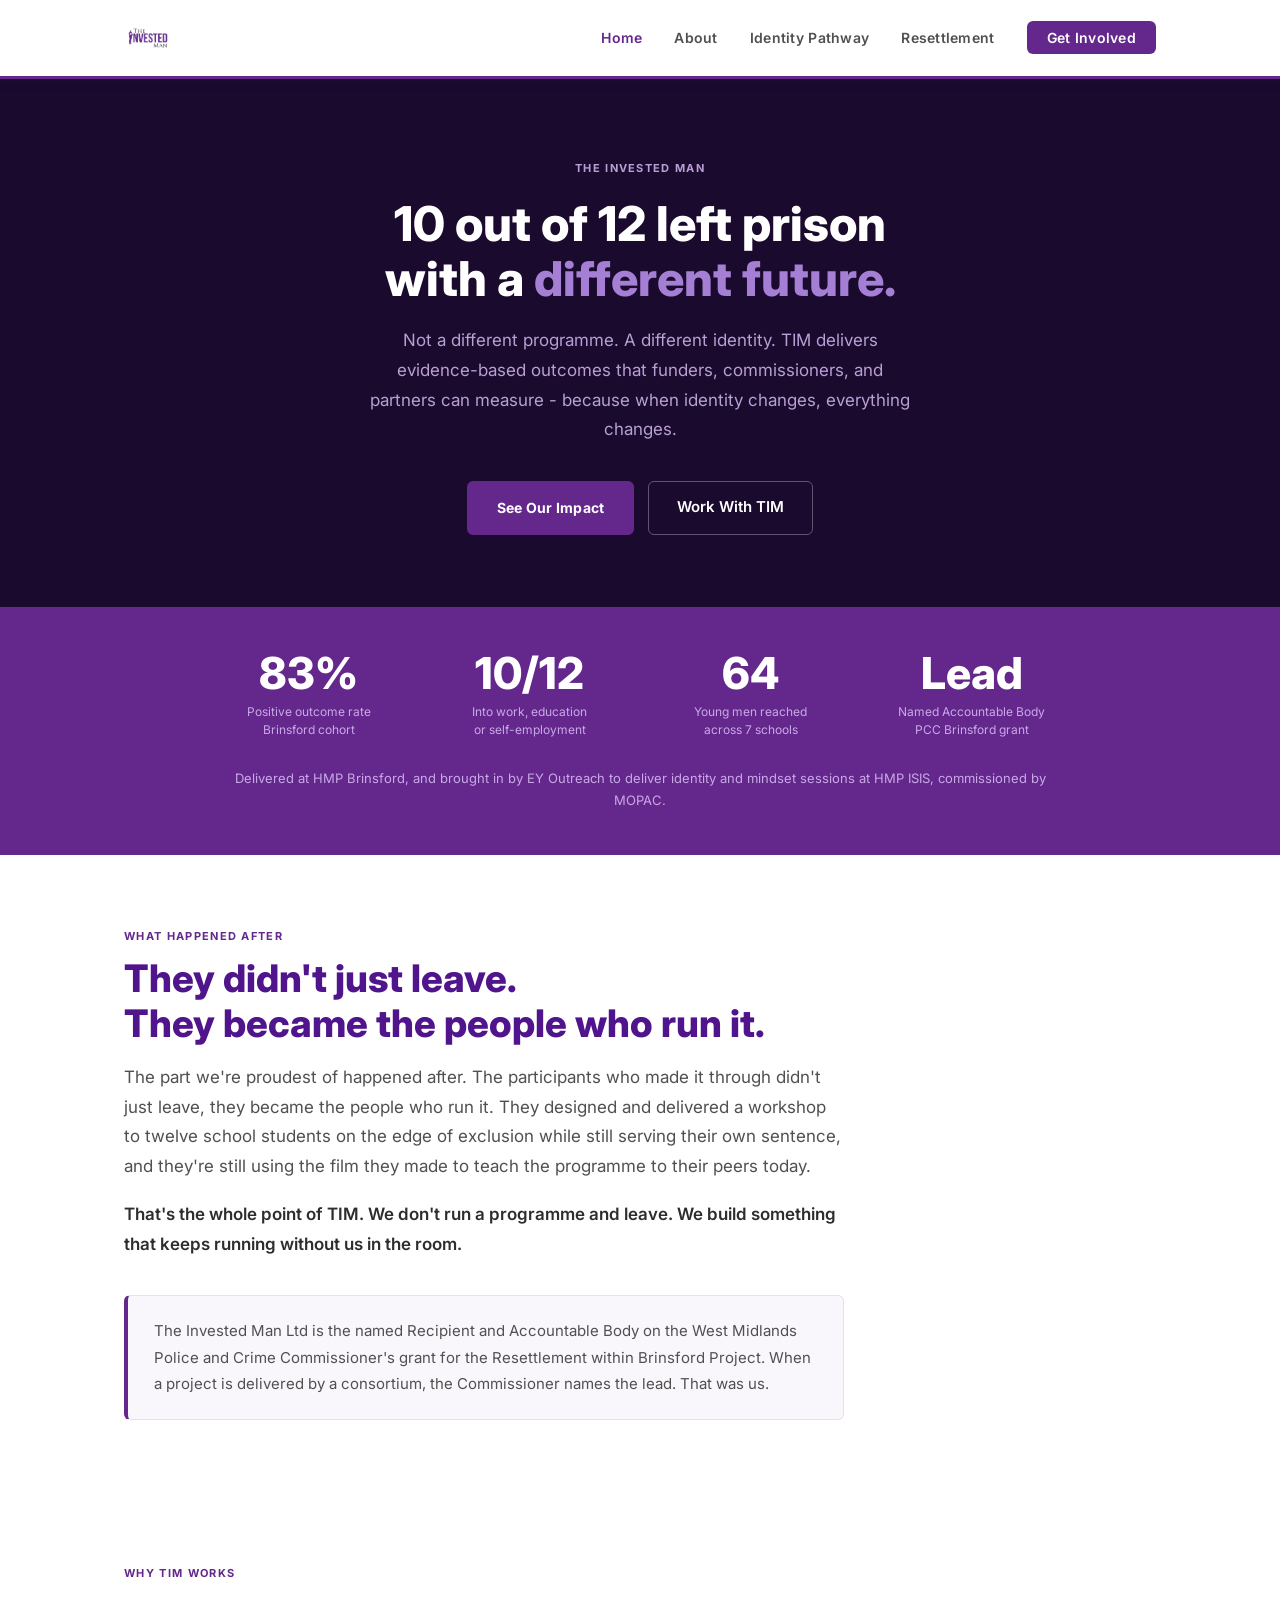
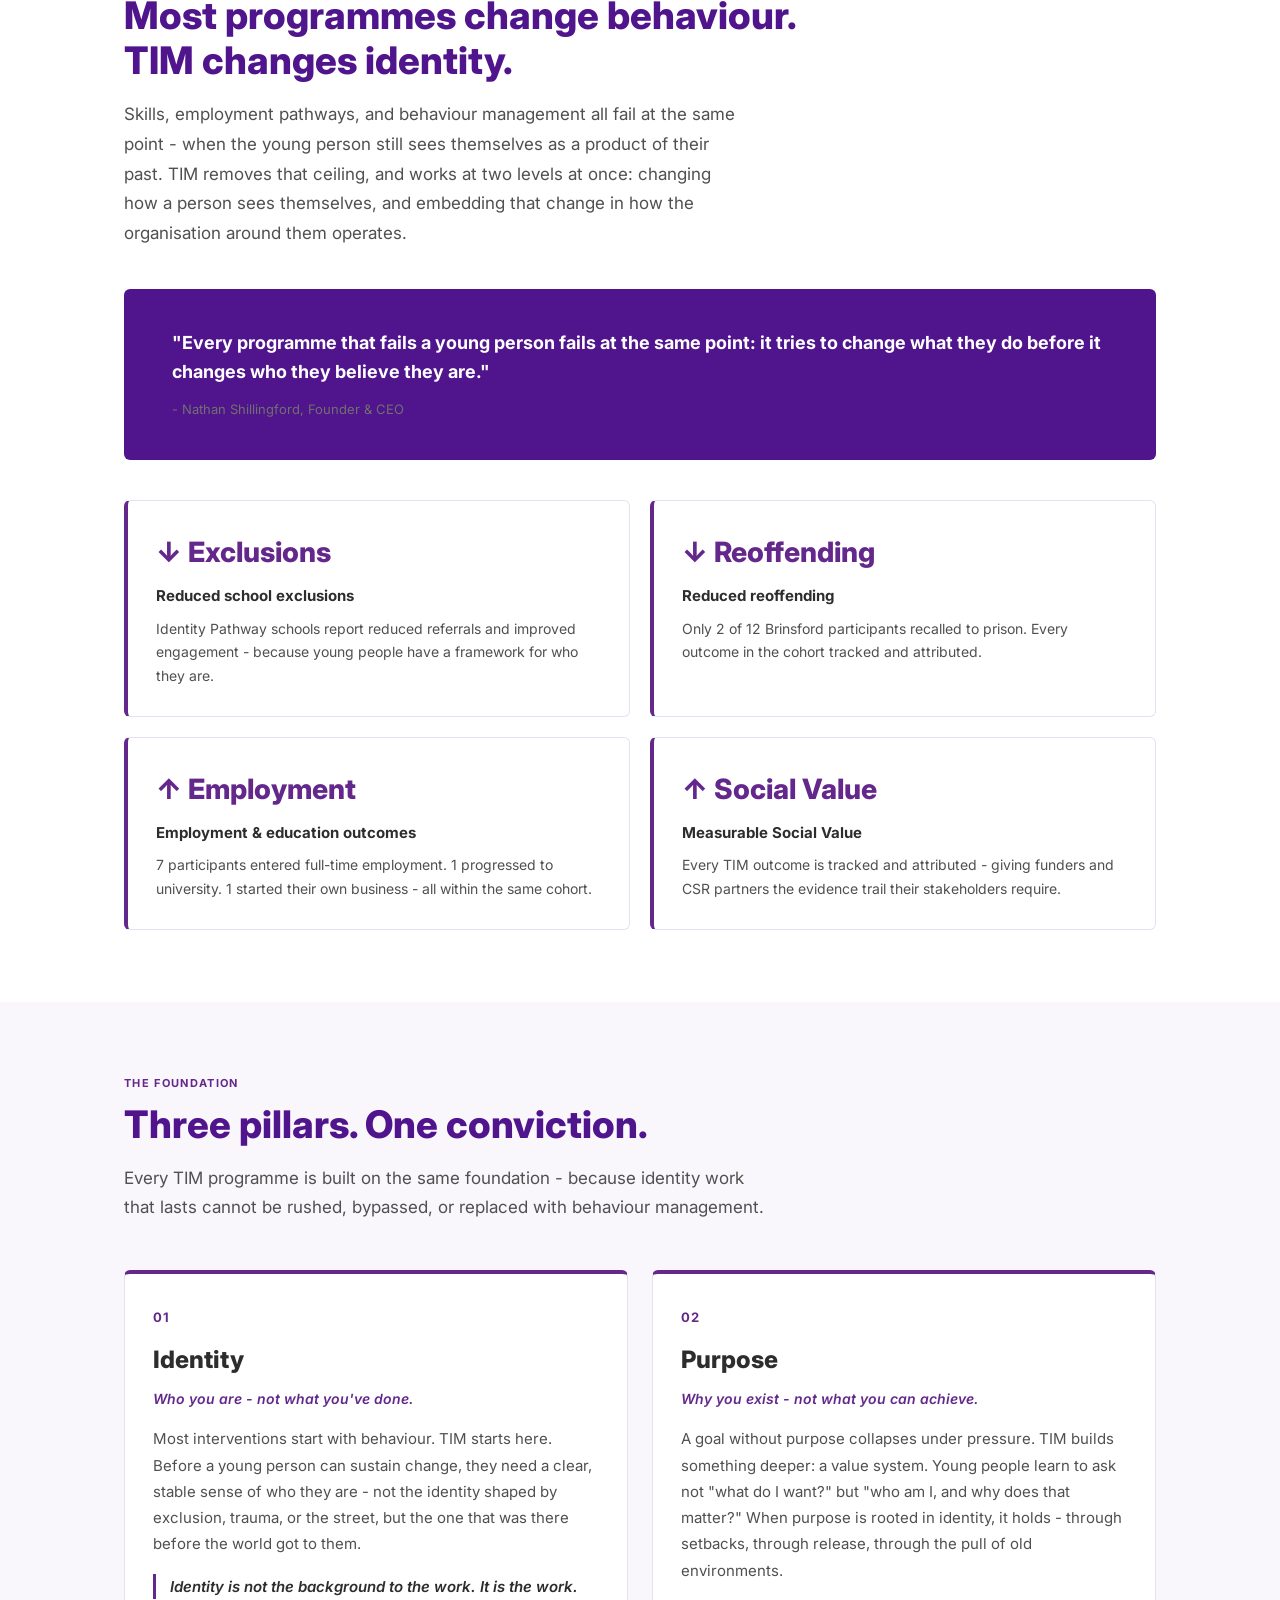
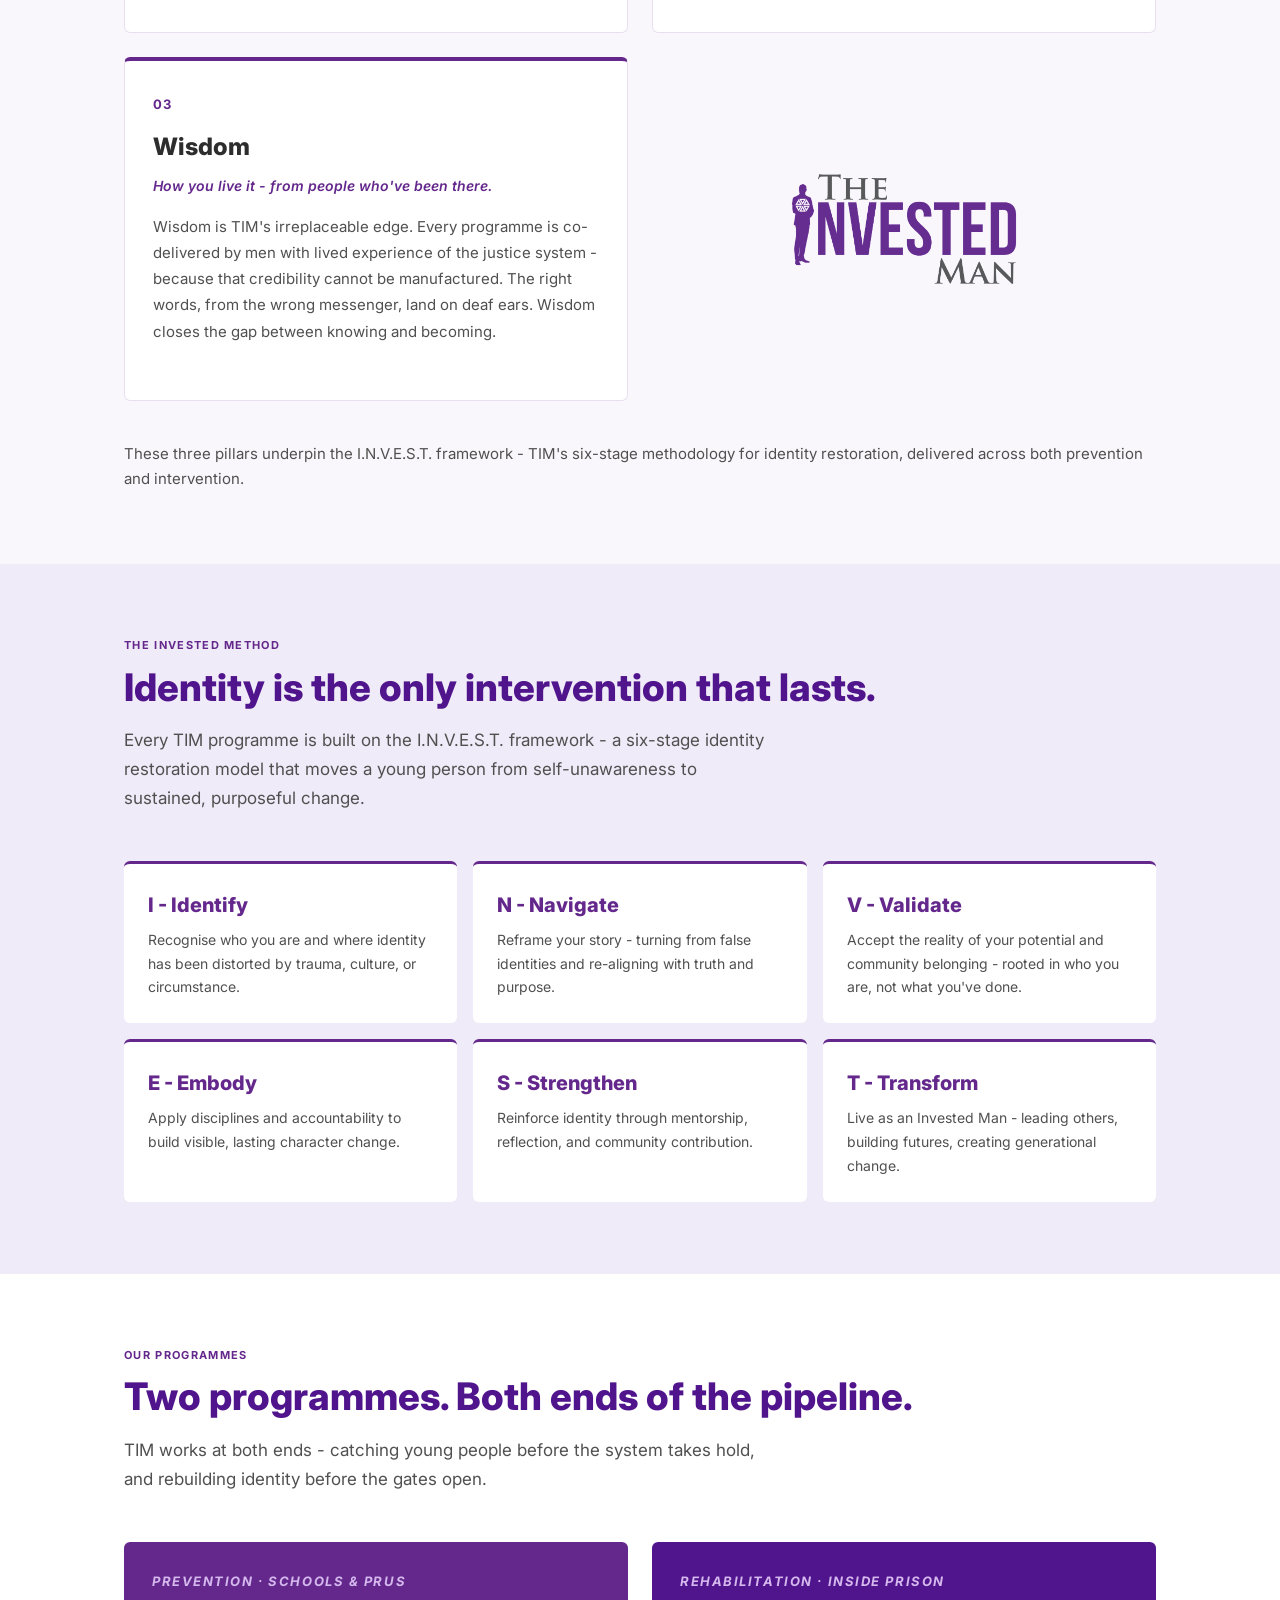
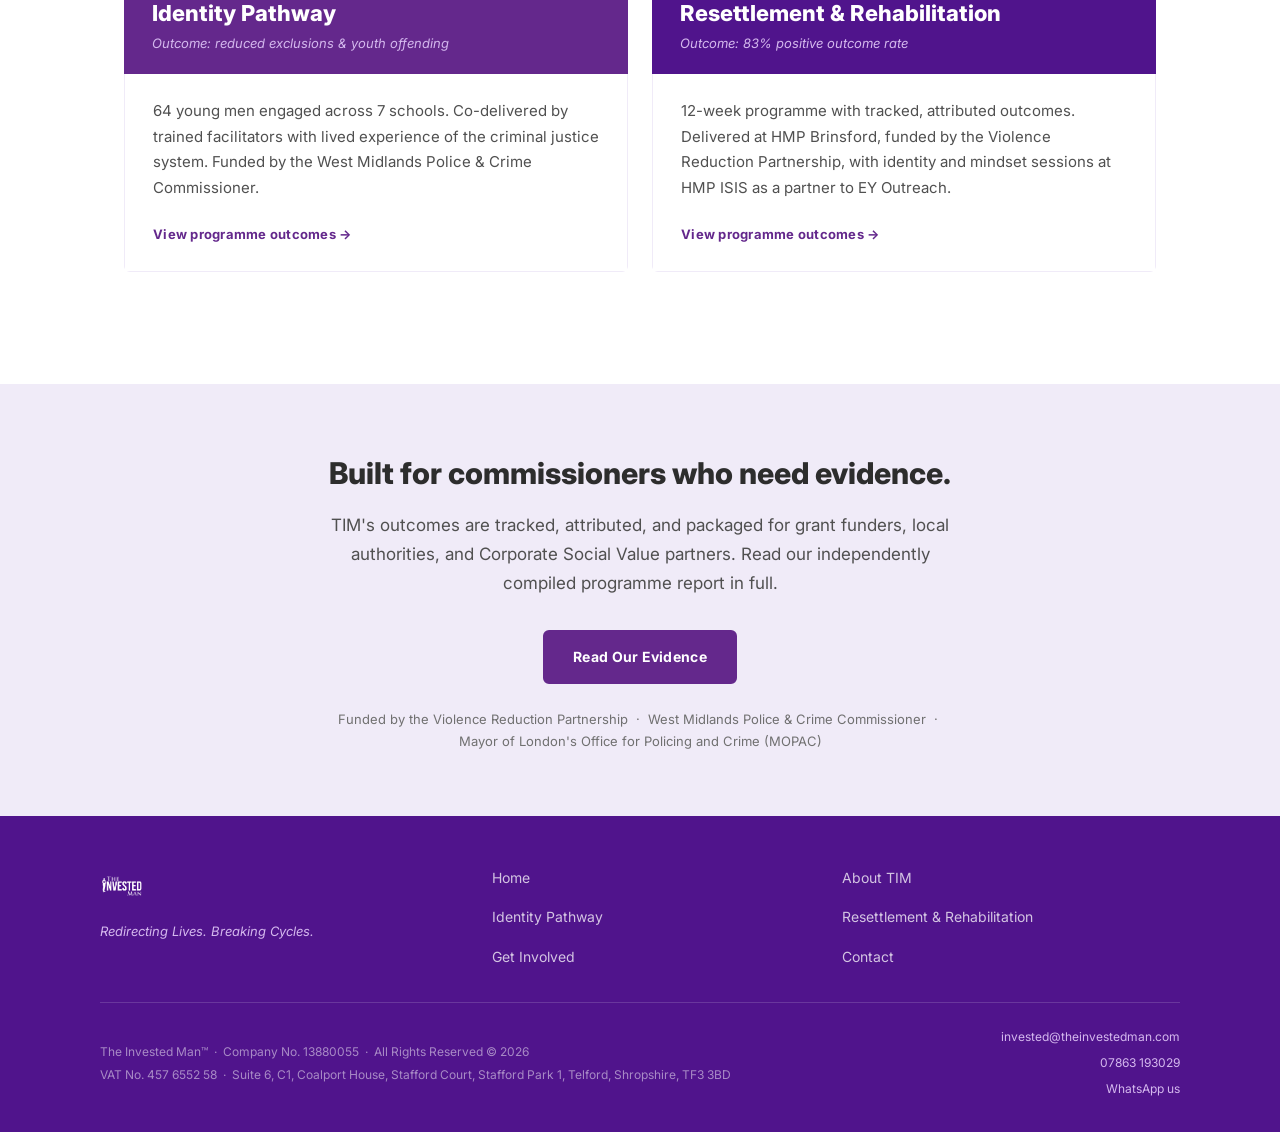
<file: index.html>
<!DOCTYPE html>
<html lang="en">
<head>
  <meta charset="UTF-8">
  <meta name="viewport" content="width=device-width, initial-scale=1.0">
  <title>The Invested Man - Redirecting Lives. Breaking Cycles.</title>
  <meta name="description" content="The Invested Man delivers identity-based programmes inside schools and prisons, disrupting the school-to-prison pipeline and supporting reintegration.">
  <link rel="preconnect" href="https://fonts.googleapis.com">
  <link href="https://fonts.googleapis.com/css2?family=Inter:wght@400;500;600;700;800&display=swap" rel="stylesheet">
  <link rel="stylesheet" href="css/style.css">
</head>
<body>

<nav class="nav">
  <div class="nav-inner">
    <a class="nav-logo" href="index.html"><img src="assets/images/tim-logo.png" alt="The Invested Man"></a>
    <button class="nav-toggle" aria-label="Open menu">
      <span></span><span></span><span></span>
    </button>
    <ul class="nav-links">
      <li><a href="index.html">Home</a></li>
      <li><a href="about.html">About</a></li>
      <li><a href="identity-pathway.html">Identity Pathway</a></li>
      <li><a href="resettlement.html">Resettlement</a></li>
      <li><a href="get-involved.html" class="nav-cta">Get Involved</a></li>
    </ul>
  </div>
</nav>

<!-- HERO -->
<section style="background:#1a0a2e; padding:80px 24px 72px; text-align:center;">
  <div style="max-width:720px; margin:0 auto;">
    <span style="font-size:11px; font-weight:700; letter-spacing:0.12em; color:#b89fd4; text-transform:uppercase; display:block; margin-bottom:18px;">The Invested Man</span>
    <h1 style="font-size:48px; font-weight:800; color:#fff; line-height:1.15; margin-bottom:20px;">10 out of 12 left prison<br>with a <span style="color:#a47fd4;">different future.</span></h1>
    <p style="font-size:17px; color:#b89fd4; max-width:540px; margin:0 auto 36px; line-height:1.75;">Not a different programme. A different identity. TIM delivers evidence-based outcomes that funders, commissioners, and partners can measure - because when identity changes, everything changes.</p>
    <div style="display:flex; gap:14px; justify-content:center; flex-wrap:wrap;">
      <a href="resettlement.html" class="btn btn-primary">See Our Impact</a>
      <a href="get-involved.html" style="border:1.5px solid rgba(255,255,255,0.3); color:#fff; padding:12px 28px; border-radius:var(--radius); font-size:15px; font-weight:600; text-decoration:none;">Work With TIM</a>
    </div>
  </div>
</section>

<!-- IMPACT BAR -->
<section style="background:var(--purple); padding:44px 24px;">
  <div style="max-width:860px; margin:0 auto; display:grid; grid-template-columns:repeat(4,1fr); gap:24px; text-align:center;">
    <div>
      <div style="font-size:44px; font-weight:800; color:#fff; line-height:1;">83%</div>
      <div style="font-size:12px; color:#c9a8e8; margin-top:8px; line-height:1.5;">Positive outcome rate<br>Brinsford cohort</div>
    </div>
    <div>
      <div style="font-size:44px; font-weight:800; color:#fff; line-height:1;">10/12</div>
      <div style="font-size:12px; color:#c9a8e8; margin-top:8px; line-height:1.5;">Into work, education<br>or self-employment</div>
    </div>
    <div>
      <div style="font-size:44px; font-weight:800; color:#fff; line-height:1;">64</div>
      <div style="font-size:12px; color:#c9a8e8; margin-top:8px; line-height:1.5;">Young men reached<br>across 7 schools</div>
    </div>
    <div>
      <div style="font-size:44px; font-weight:800; color:#fff; line-height:1;">Lead</div>
      <div style="font-size:12px; color:#c9a8e8; margin-top:8px; line-height:1.5;">Named Accountable Body<br>PCC Brinsford grant</div>
    </div>
  </div>
  <p style="max-width:860px; margin:28px auto 0; font-size:13px; color:#c9a8e8; line-height:1.7; text-align:center;">Delivered at HMP Brinsford, and brought in by EY Outreach to deliver identity and mindset sessions at HMP ISIS, commissioned by MOPAC.</p>
</section>

<!-- WHAT HAPPENED AFTER -->
<section class="section">
  <div class="container">
    <p class="section-label">What Happened After</p>
    <h2 class="section-title">They didn't just leave.<br>They became the people who run it.</h2>
    <div style="max-width:720px;">
      <p style="font-size:17px; color:var(--grey); line-height:1.75; margin-bottom:18px;">
        The part we're proudest of happened after. The participants who made it through didn't just leave, they became the people who run it. They designed and delivered a workshop to twelve school students on the edge of exclusion while still serving their own sentence, and they're still using the film they made to teach the programme to their peers today.
      </p>
      <p style="font-size:17px; color:var(--dark); line-height:1.75; font-weight:600;">
        That's the whole point of TIM. We don't run a programme and leave. We build something that keeps running without us in the room.
      </p>
    </div>
    <div style="margin-top:36px; border:1px solid #E8E0F0; border-left:4px solid var(--purple); border-radius:var(--radius); background:var(--pale-bg); padding:22px 26px; max-width:720px;">
      <p style="font-size:15px; color:var(--grey); line-height:1.75;">
        The Invested Man Ltd is the named Recipient and Accountable Body on the West Midlands Police and Crime Commissioner's grant for the Resettlement within Brinsford Project. When a project is delivered by a consortium, the Commissioner names the lead. That was us.
      </p>
    </div>
  </div>
</section>

<!-- WHY TIM WORKS -->
<section class="section">
  <div class="container">
    <p class="section-label">Why TIM Works</p>
    <h2 class="section-title">Most programmes change behaviour.<br>TIM changes identity.</h2>
    <p style="font-size:17px; color:var(--grey); max-width:620px; line-height:1.75; margin-bottom:24px;">Skills, employment pathways, and behaviour management all fail at the same point - when the young person still sees themselves as a product of their past. TIM removes that ceiling, and works at two levels at once: changing how a person sees themselves, and embedding that change in how the organisation around them operates.</p>
    <div class="conviction" style="margin-bottom:40px;">
      <p>"Every programme that fails a young person fails at the same point: it tries to change what they do before it changes who they believe they are."</p>
      <p style="font-size:13px; color:var(--mid-grey); margin-top:10px; font-style:normal;">- Nathan Shillingford, Founder &amp; CEO</p>
    </div>
    <div style="display:grid; grid-template-columns:1fr 1fr; gap:20px;">
      <div style="border:1px solid #E8E0F0; border-left:4px solid var(--purple); border-radius:var(--radius); padding:28px;">
        <div style="font-size:28px; font-weight:800; color:var(--purple); margin-bottom:6px;">↓ Exclusions</div>
        <div style="font-size:15px; font-weight:700; color:var(--dark); margin-bottom:8px;">Reduced school exclusions</div>
        <p style="font-size:14px; color:var(--grey); line-height:1.7;">Identity Pathway schools report reduced referrals and improved engagement - because young people have a framework for who they are.</p>
      </div>
      <div style="border:1px solid #E8E0F0; border-left:4px solid var(--purple); border-radius:var(--radius); padding:28px;">
        <div style="font-size:28px; font-weight:800; color:var(--purple); margin-bottom:6px;">↓ Reoffending</div>
        <div style="font-size:15px; font-weight:700; color:var(--dark); margin-bottom:8px;">Reduced reoffending</div>
        <p style="font-size:14px; color:var(--grey); line-height:1.7;">Only 2 of 12 Brinsford participants recalled to prison. Every outcome in the cohort tracked and attributed.</p>
      </div>
      <div style="border:1px solid #E8E0F0; border-left:4px solid var(--purple); border-radius:var(--radius); padding:28px;">
        <div style="font-size:28px; font-weight:800; color:var(--purple); margin-bottom:6px;">↑ Employment</div>
        <div style="font-size:15px; font-weight:700; color:var(--dark); margin-bottom:8px;">Employment &amp; education outcomes</div>
        <p style="font-size:14px; color:var(--grey); line-height:1.7;">7 participants entered full-time employment. 1 progressed to university. 1 started their own business - all within the same cohort.</p>
      </div>
      <div style="border:1px solid #E8E0F0; border-left:4px solid var(--purple); border-radius:var(--radius); padding:28px;">
        <div style="font-size:28px; font-weight:800; color:var(--purple); margin-bottom:6px;">↑ Social Value</div>
        <div style="font-size:15px; font-weight:700; color:var(--dark); margin-bottom:8px;">Measurable Social Value</div>
        <p style="font-size:14px; color:var(--grey); line-height:1.7;">Every TIM outcome is tracked and attributed - giving funders and CSR partners the evidence trail their stakeholders require.</p>
      </div>
    </div>
  </div>
</section>

<!-- THREE PILLARS -->
<section class="section section-light">
  <div class="container">
    <p class="section-label">The Foundation</p>
    <h2 class="section-title">Three pillars. One conviction.</h2>
    <p class="section-intro">Every TIM programme is built on the same foundation - because identity work that lasts cannot be rushed, bypassed, or replaced with behaviour management.</p>
    <div class="cards-grid">
      <div class="pillar-card">
        <div class="pillar-num">01</div>
        <h3 class="pillar-title">Identity</h3>
        <p class="pillar-sub">Who you are - not what you've done.</p>
        <p class="pillar-body">Most interventions start with behaviour. TIM starts here. Before a young person can sustain change, they need a clear, stable sense of who they are - not the identity shaped by exclusion, trauma, or the street, but the one that was there before the world got to them.</p>
        <p class="pillar-conviction">Identity is not the background to the work. It is the work.</p>
      </div>
      <div class="pillar-card">
        <div class="pillar-num">02</div>
        <h3 class="pillar-title">Purpose</h3>
        <p class="pillar-sub">Why you exist - not what you can achieve.</p>
        <p class="pillar-body">A goal without purpose collapses under pressure. TIM builds something deeper: a value system. Young people learn to ask not "what do I want?" but "who am I, and why does that matter?" When purpose is rooted in identity, it holds - through setbacks, through release, through the pull of old environments.</p>
      </div>
      <div class="pillar-card">
        <div class="pillar-num">03</div>
        <h3 class="pillar-title">Wisdom</h3>
        <p class="pillar-sub">How you live it - from people who've been there.</p>
        <p class="pillar-body">Wisdom is TIM's irreplaceable edge. Every programme is co-delivered by men with lived experience of the justice system - because that credibility cannot be manufactured. The right words, from the wrong messenger, land on deaf ears. Wisdom closes the gap between knowing and becoming.</p>
      </div>
      <div class="pillar-logo-slot">
        <img src="assets/images/tim-logo.png" alt="The Invested Man">
      </div>
    </div>
    <p style="font-size:15px; color:var(--grey); margin-top:40px; line-height:1.7;">These three pillars underpin the I.N.V.E.S.T. framework - TIM's six-stage methodology for identity restoration, delivered across both prevention and intervention.</p>
  </div>
</section>

<!-- THE MODEL -->
<section class="section section-purple">
  <div class="container">
    <p class="section-label">The Invested Method</p>
    <h2 class="section-title">Identity is the only intervention that lasts.</h2>
    <p class="section-intro">Every TIM programme is built on the I.N.V.E.S.T. framework - a six-stage identity restoration model that moves a young person from self-unawareness to sustained, purposeful change.</p>
    <div style="display:grid; grid-template-columns: repeat(3,1fr); gap:16px;">
      <div style="background:var(--white); padding:24px; border-radius:6px; border-top:3px solid var(--purple);">
        <div style="font-weight:800; font-size:20px; color:var(--purple); margin-bottom:6px;">I - Identify</div>
        <p style="font-size:14px; color:var(--grey);">Recognise who you are and where identity has been distorted by trauma, culture, or circumstance.</p>
      </div>
      <div style="background:var(--white); padding:24px; border-radius:6px; border-top:3px solid var(--purple);">
        <div style="font-weight:800; font-size:20px; color:var(--purple); margin-bottom:6px;">N - Navigate</div>
        <p style="font-size:14px; color:var(--grey);">Reframe your story - turning from false identities and re-aligning with truth and purpose.</p>
      </div>
      <div style="background:var(--white); padding:24px; border-radius:6px; border-top:3px solid var(--purple);">
        <div style="font-weight:800; font-size:20px; color:var(--purple); margin-bottom:6px;">V - Validate</div>
        <p style="font-size:14px; color:var(--grey);">Accept the reality of your potential and community belonging - rooted in who you are, not what you've done.</p>
      </div>
      <div style="background:var(--white); padding:24px; border-radius:6px; border-top:3px solid var(--purple);">
        <div style="font-weight:800; font-size:20px; color:var(--purple); margin-bottom:6px;">E - Embody</div>
        <p style="font-size:14px; color:var(--grey);">Apply disciplines and accountability to build visible, lasting character change.</p>
      </div>
      <div style="background:var(--white); padding:24px; border-radius:6px; border-top:3px solid var(--purple);">
        <div style="font-weight:800; font-size:20px; color:var(--purple); margin-bottom:6px;">S - Strengthen</div>
        <p style="font-size:14px; color:var(--grey);">Reinforce identity through mentorship, reflection, and community contribution.</p>
      </div>
      <div style="background:var(--white); padding:24px; border-radius:6px; border-top:3px solid var(--purple);">
        <div style="font-weight:800; font-size:20px; color:var(--purple); margin-bottom:6px;">T - Transform</div>
        <p style="font-size:14px; color:var(--grey);">Live as an Invested Man - leading others, building futures, creating generational change.</p>
      </div>
    </div>
  </div>
</section>

<!-- TWO PROGRAMMES -->
<section class="section">
  <div class="container">
    <p class="section-label">Our Programmes</p>
    <h2 class="section-title">Two programmes. Both ends of the pipeline.</h2>
    <p class="section-intro">TIM works at both ends - catching young people before the system takes hold, and rebuilding identity before the gates open.</p>
    <div class="cards-grid">
      <div class="card">
        <div class="card-header">
          <p class="card-tag">Prevention · Schools &amp; PRUs</p>
          <h3>Identity Pathway</h3>
          <p>Outcome: reduced exclusions &amp; youth offending</p>
        </div>
        <div class="card-body">
          <p>64 young men engaged across 7 schools. Co-delivered by trained facilitators with lived experience of the criminal justice system. Funded by the West Midlands Police &amp; Crime Commissioner.</p>
          <a class="card-link" href="identity-pathway.html">View programme outcomes →</a>
        </div>
      </div>
      <div class="card">
        <div class="card-header dark">
          <p class="card-tag">Rehabilitation · Inside Prison</p>
          <h3>Resettlement &amp; Rehabilitation</h3>
          <p>Outcome: 83% positive outcome rate</p>
        </div>
        <div class="card-body">
          <p>12-week programme with tracked, attributed outcomes. Delivered at HMP Brinsford, funded by the Violence Reduction Partnership, with identity and mindset sessions at HMP ISIS as a partner to EY Outreach.</p>
          <a class="card-link" href="resettlement.html">View programme outcomes →</a>
        </div>
      </div>
    </div>
  </div>
</section>

<!-- FUNDER CTA -->
<section style="background:var(--light-bg); padding:64px 24px; text-align:center;">
  <div style="max-width:640px; margin:0 auto;">
    <h2 style="font-size:30px; font-weight:800; color:var(--dark); margin-bottom:12px;">Built for commissioners who need evidence.</h2>
    <p style="font-size:17px; color:var(--grey); margin-bottom:32px; line-height:1.7;">TIM's outcomes are tracked, attributed, and packaged for grant funders, local authorities, and Corporate Social Value partners. Read our independently compiled programme report in full.</p>
    <a href="evidence.html" class="btn btn-primary">Read Our Evidence</a>
    <p style="font-size:13px; color:var(--mid-grey); margin-top:24px; line-height:1.7;">Funded by the Violence Reduction Partnership &nbsp;·&nbsp; West Midlands Police &amp; Crime Commissioner &nbsp;·&nbsp; Mayor of London's Office for Policing and Crime (MOPAC)</p>
  </div>
</section>

<footer class="footer">
  <div class="footer-inner">
    <div class="footer-top">
      <div class="footer-logo">
        <img src="assets/images/tim-white-logo.png" alt="The Invested Man">
        <p class="footer-tagline">Redirecting Lives. Breaking Cycles.</p>
      </div>
      <ul class="footer-links">
        <li><a href="index.html">Home</a></li>
        <li><a href="about.html">About TIM</a></li>
        <li><a href="identity-pathway.html">Identity Pathway</a></li>
        <li><a href="resettlement.html">Resettlement &amp; Rehabilitation</a></li>
        <li><a href="get-involved.html">Get Involved</a></li>
        <li><a href="mailto:invested@theinvestedman.com">Contact</a></li>
      </ul>
    </div>
    <div class="footer-bottom">
      <div>
        <p>The Invested Man&trade; &nbsp;&middot;&nbsp; Company No. 13880055 &nbsp;&middot;&nbsp; All Rights Reserved &copy; 2026</p>
        <p style="margin-top:4px;">VAT No. 457 6552 58 &nbsp;&middot;&nbsp; Suite 6, C1, Coalport House, Stafford Court, Stafford Park 1, Telford, Shropshire, TF3 3BD</p>
      </div>
      <div style="display:flex; flex-direction:column; align-items:flex-end; gap:6px;">
        <a href="mailto:invested@theinvestedman.com">invested@theinvestedman.com</a>
        <a href="tel:07863193029" style="color:var(--light-lilac); font-size:12px;">07863 193029</a>
        <a href="https://wa.me/447863193029" style="color:var(--light-lilac); font-size:12px;">WhatsApp us</a>
      </div>
    </div>
  </div>
</footer>

<script src="js/main.js"></script>
</body>
</html>
</file>
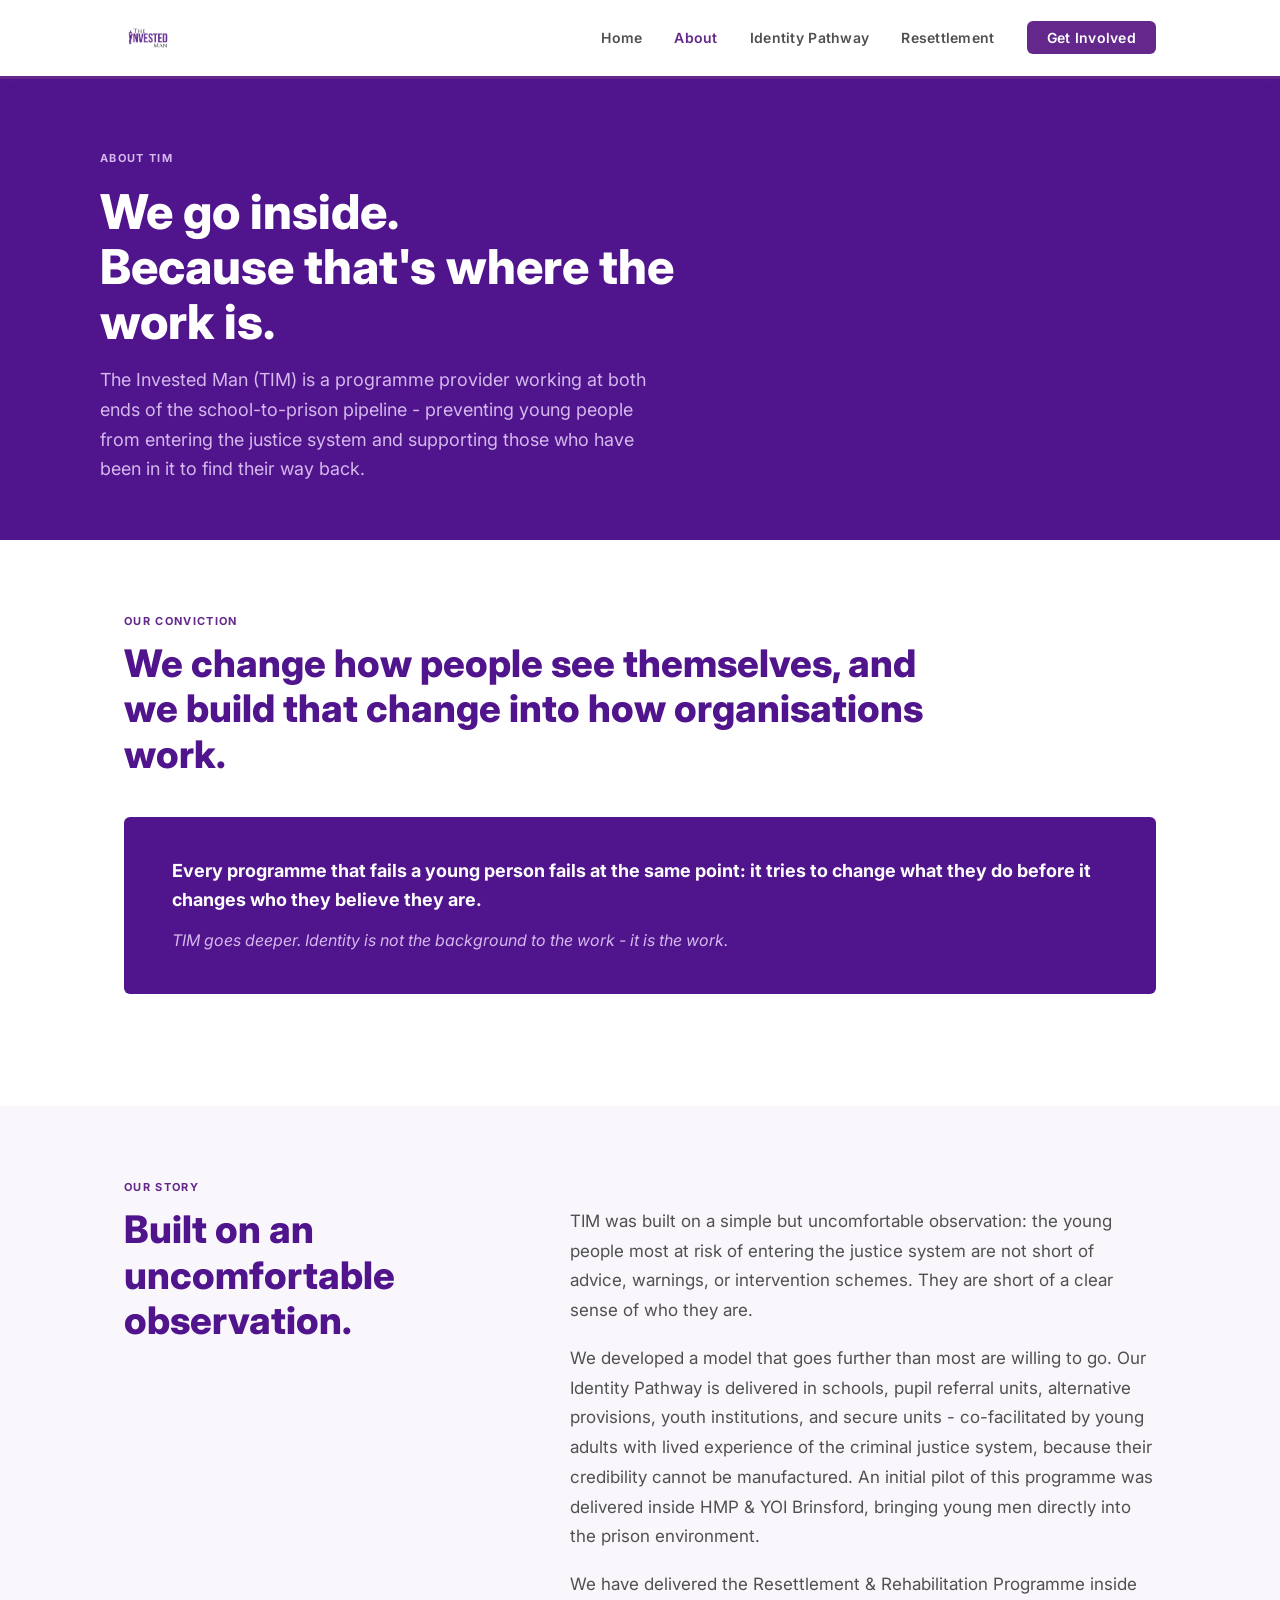
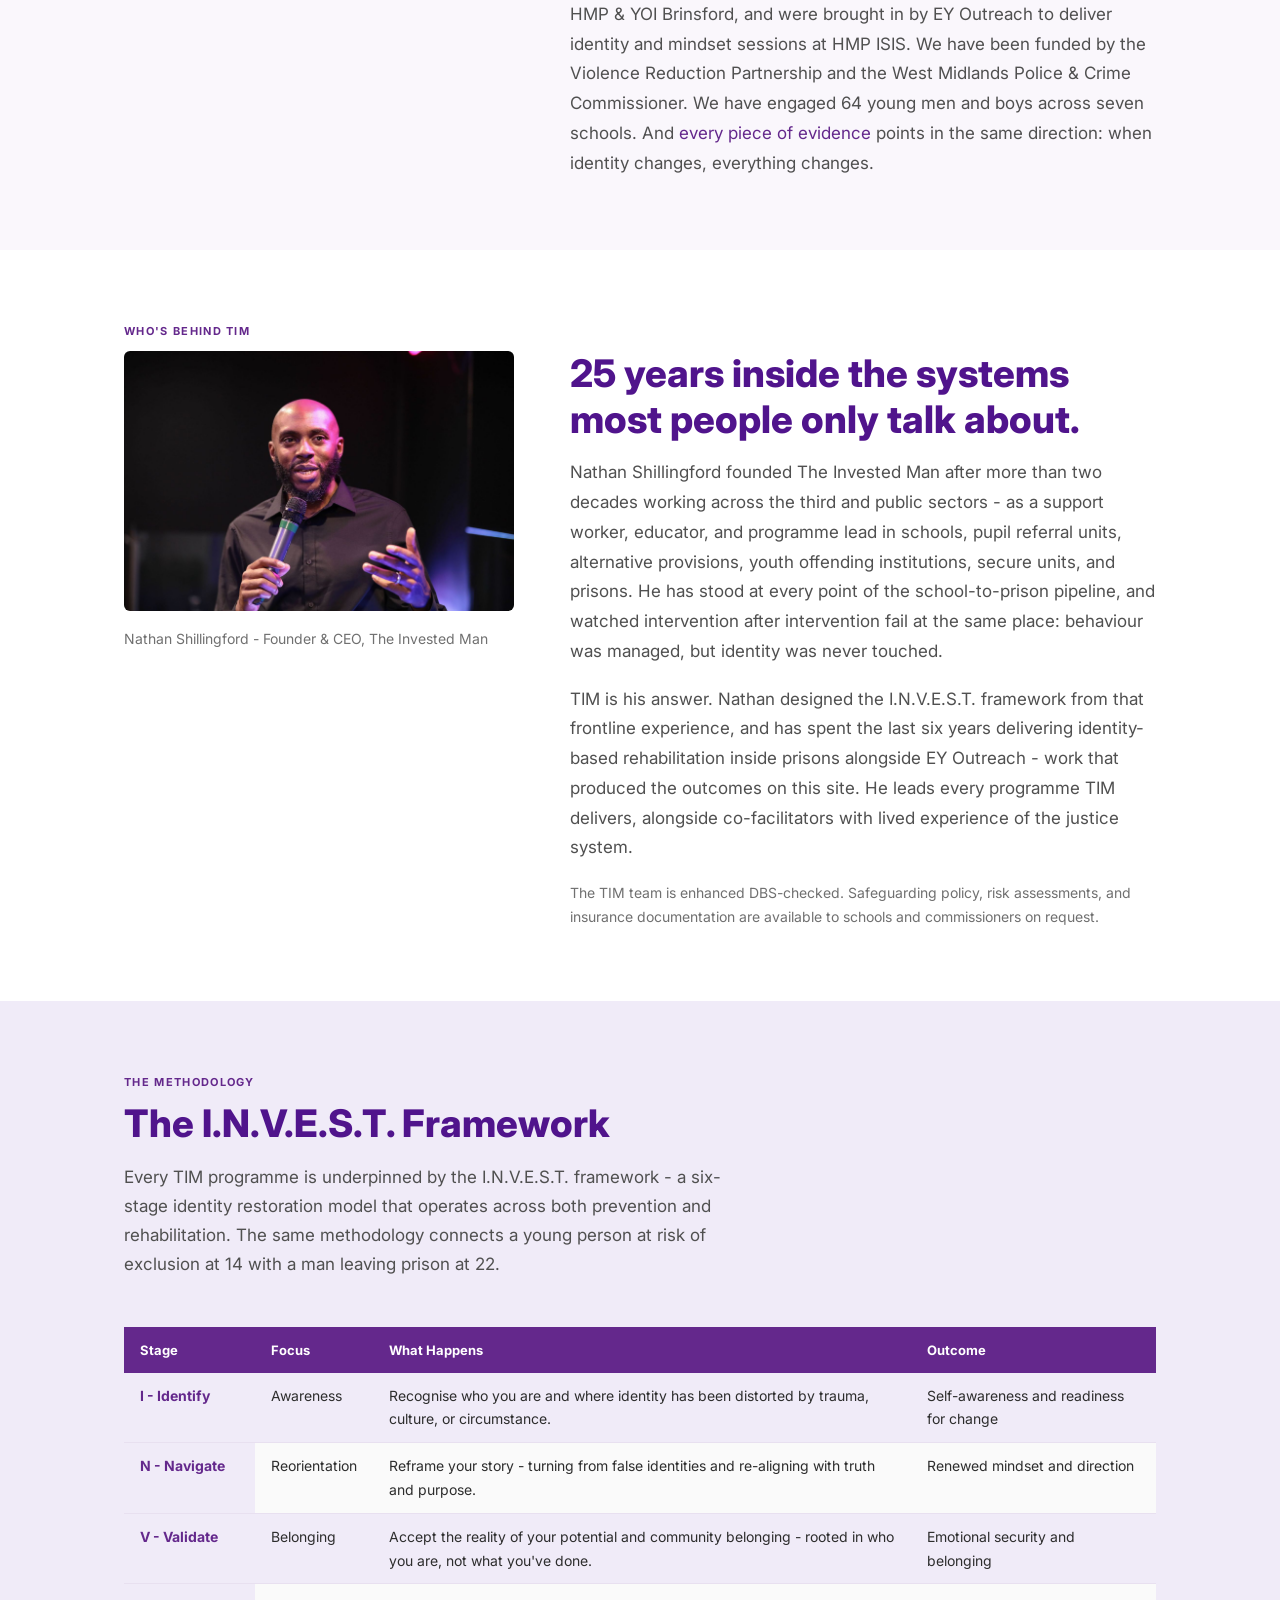
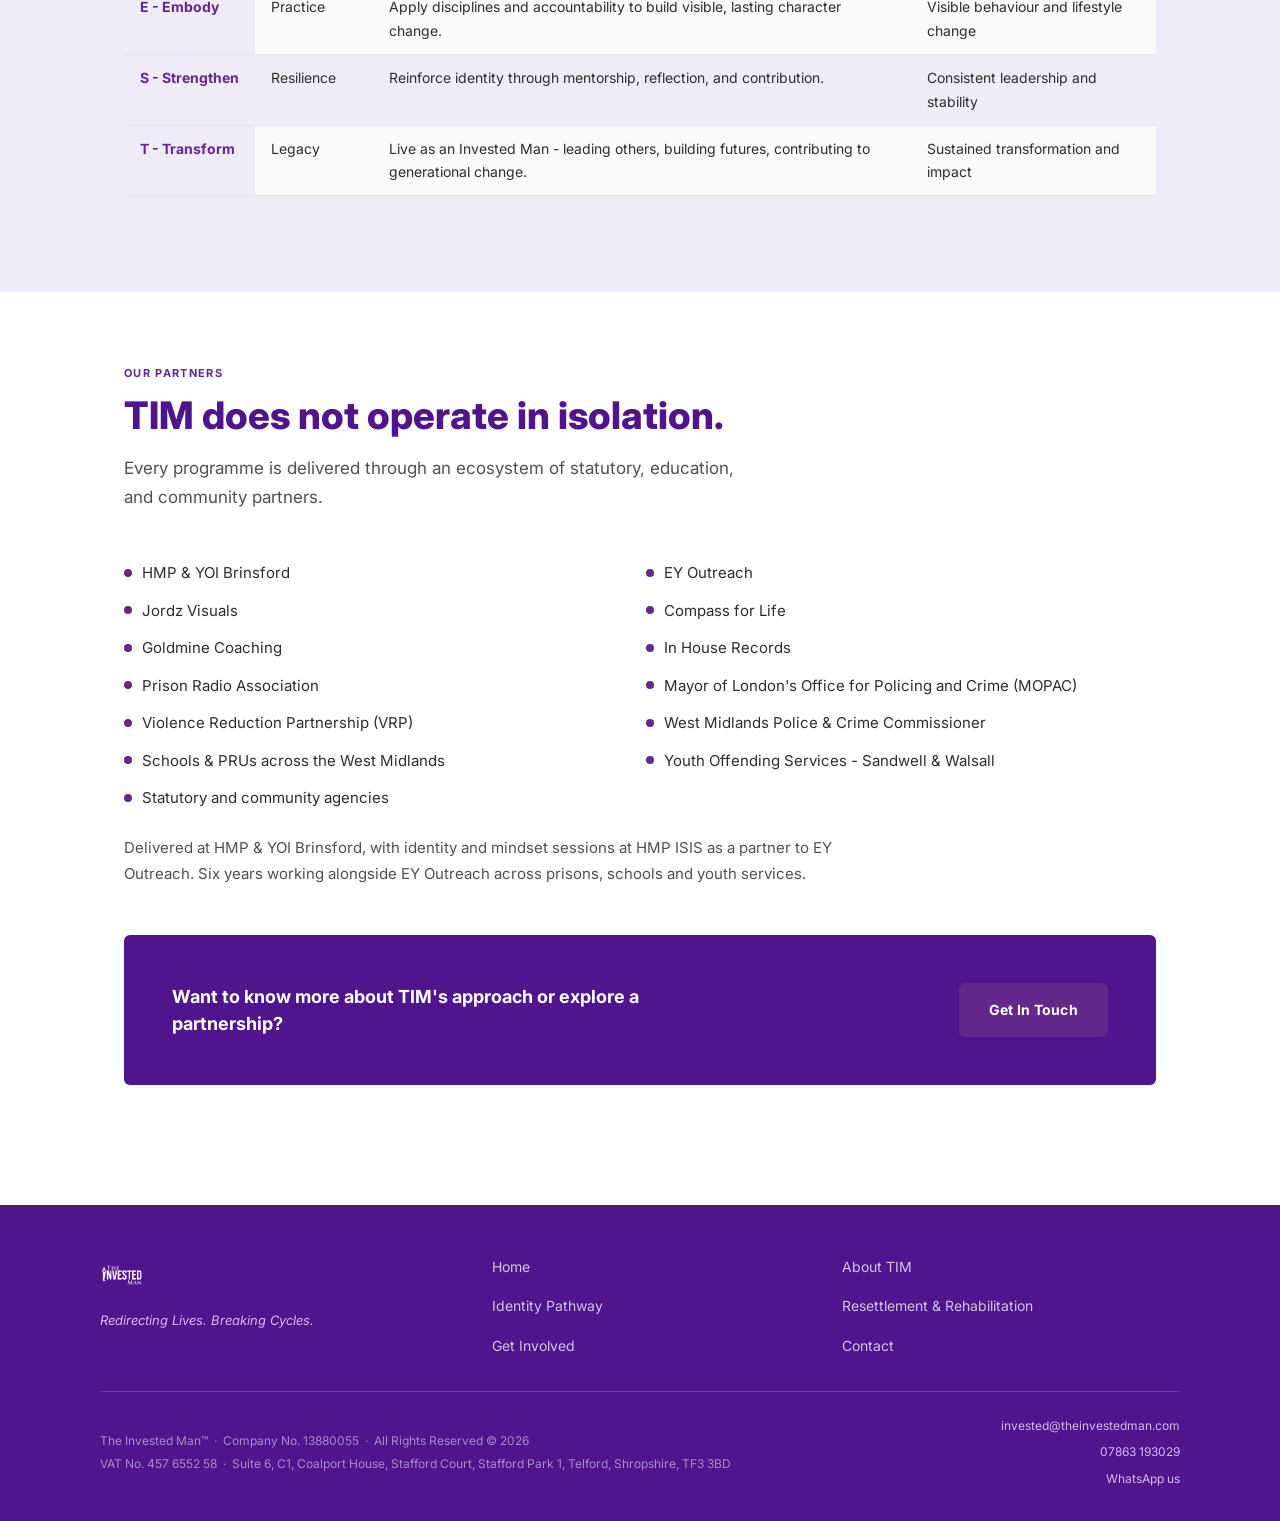
<file: about.html>
<!DOCTYPE html>
<html lang="en">
<head>
  <meta charset="UTF-8">
  <meta name="viewport" content="width=device-width, initial-scale=1.0">
  <title>About TIM - The Invested Man</title>
  <meta name="description" content="TIM is a programme provider working at both ends of the school-to-prison pipeline. Our founding conviction: identity is the intervention.">
  <link rel="preconnect" href="https://fonts.googleapis.com">
  <link href="https://fonts.googleapis.com/css2?family=Inter:wght@400;500;600;700;800&display=swap" rel="stylesheet">
  <link rel="stylesheet" href="css/style.css">
</head>
<body>

<nav class="nav">
  <div class="nav-inner">
    <a class="nav-logo" href="index.html"><img src="assets/images/tim-logo.png" alt="The Invested Man"></a>
    <button class="nav-toggle" aria-label="Open menu"><span></span><span></span><span></span></button>
    <ul class="nav-links">
      <li><a href="index.html">Home</a></li>
      <li><a href="about.html">About</a></li>
      <li><a href="identity-pathway.html">Identity Pathway</a></li>
      <li><a href="resettlement.html">Resettlement</a></li>
      <li><a href="get-involved.html" class="nav-cta">Get Involved</a></li>
    </ul>
  </div>
</nav>

<section class="page-hero">
  <div class="page-hero-inner">
    <span class="hero-label">About TIM</span>
    <h1>We go inside.<br>Because that's where the work is.</h1>
    <p>The Invested Man (TIM) is a programme provider working at both ends of the school-to-prison pipeline - preventing young people from entering the justice system and supporting those who have been in it to find their way back.</p>
  </div>
</section>

<!-- CONVICTION -->
<section class="section">
  <div class="container">
    <p class="section-label">Our Conviction</p>
    <h2 class="section-title" style="max-width:820px; margin-bottom:28px;">We change how people see themselves, and we build that change into how organisations work.</h2>
    <div class="conviction">
      <p>Every programme that fails a young person fails at the same point: it tries to change what they do before it changes who they believe they are.</p>
      <p>TIM goes deeper. Identity is not the background to the work - it is the work.</p>
    </div>
  </div>
</section>

<!-- OUR STORY -->
<section class="section section-light">
  <div class="container">
    <p class="section-label">Our Story</p>
    <div class="two-col-wide">
      <div>
        <h2 class="section-title">Built on an uncomfortable observation.</h2>
      </div>
      <div>
        <p style="font-size:17px; color:var(--grey); line-height:1.75; margin-bottom:18px;">
          TIM was built on a simple but uncomfortable observation: the young people most at risk of entering the justice system are not short of advice, warnings, or intervention schemes. They are short of a clear sense of who they are.
        </p>
        <p style="font-size:17px; color:var(--grey); line-height:1.75; margin-bottom:18px;">
          We developed a model that goes further than most are willing to go. Our Identity Pathway is delivered in schools, pupil referral units, alternative provisions, youth institutions, and secure units - co-facilitated by young adults with lived experience of the criminal justice system, because their credibility cannot be manufactured. An initial pilot of this programme was delivered inside HMP &amp; YOI Brinsford, bringing young men directly into the prison environment.
        </p>
        <p style="font-size:17px; color:var(--grey); line-height:1.75;">
          We have delivered the Resettlement &amp; Rehabilitation Programme inside HMP &amp; YOI Brinsford, and were brought in by EY Outreach to deliver identity and mindset sessions at HMP ISIS. We have been funded by the Violence Reduction Partnership and the West Midlands Police &amp; Crime Commissioner. We have engaged 64 young men and boys across seven schools. And <a href="evidence.html" style="color:var(--purple);">every piece of evidence</a> points in the same direction: when identity changes, everything changes.
        </p>
      </div>
    </div>
  </div>
</section>

<!-- FOUNDER -->
<section class="section">
  <div class="container">
    <p class="section-label">Who's Behind TIM</p>
    <div class="two-col-wide">
      <div>
        <img src="assets/images/nathan-shillingford.jpg" alt="Nathan Shillingford, Founder &amp; CEO of The Invested Man" style="width:100%; border-radius:var(--radius); margin-bottom:16px;">
        <p style="font-size:14px; color:var(--mid-grey);">Nathan Shillingford - Founder &amp; CEO, The Invested Man</p>
      </div>
      <div>
        <h2 class="section-title">25 years inside the systems most people only talk about.</h2>
        <p style="font-size:17px; color:var(--grey); line-height:1.75; margin-bottom:18px;">
          Nathan Shillingford founded The Invested Man after more than two decades working across the third and public sectors - as a support worker, educator, and programme lead in schools, pupil referral units, alternative provisions, youth offending institutions, secure units, and prisons. He has stood at every point of the school-to-prison pipeline, and watched intervention after intervention fail at the same place: behaviour was managed, but identity was never touched.
        </p>
        <p style="font-size:17px; color:var(--grey); line-height:1.75; margin-bottom:18px;">
          TIM is his answer. Nathan designed the I.N.V.E.S.T. framework from that frontline experience, and has spent the last six years delivering identity-based rehabilitation inside prisons alongside EY Outreach - work that produced the outcomes on this site. He leads every programme TIM delivers, alongside co-facilitators with lived experience of the justice system.
        </p>
        <p style="font-size:14px; color:var(--mid-grey); line-height:1.7;">
          The TIM team is enhanced DBS-checked. Safeguarding policy, risk assessments, and insurance documentation are available to schools and commissioners on request.
        </p>
      </div>
    </div>
  </div>
</section>

<!-- INVEST FRAMEWORK -->
<section class="section section-purple">
  <div class="container">
    <p class="section-label">The Methodology</p>
    <h2 class="section-title">The I.N.V.E.S.T. Framework</h2>
    <p class="section-intro">Every TIM programme is underpinned by the I.N.V.E.S.T. framework - a six-stage identity restoration model that operates across both prevention and rehabilitation. The same methodology connects a young person at risk of exclusion at 14 with a man leaving prison at 22.</p>
    <table class="invest-table">
      <thead>
        <tr><th>Stage</th><th>Focus</th><th>What Happens</th><th>Outcome</th></tr>
      </thead>
      <tbody>
        <tr><td>I - Identify</td><td>Awareness</td><td>Recognise who you are and where identity has been distorted by trauma, culture, or circumstance.</td><td>Self-awareness and readiness for change</td></tr>
        <tr><td>N - Navigate</td><td>Reorientation</td><td>Reframe your story - turning from false identities and re-aligning with truth and purpose.</td><td>Renewed mindset and direction</td></tr>
        <tr><td>V - Validate</td><td>Belonging</td><td>Accept the reality of your potential and community belonging - rooted in who you are, not what you've done.</td><td>Emotional security and belonging</td></tr>
        <tr><td>E - Embody</td><td>Practice</td><td>Apply disciplines and accountability to build visible, lasting character change.</td><td>Visible behaviour and lifestyle change</td></tr>
        <tr><td>S - Strengthen</td><td>Resilience</td><td>Reinforce identity through mentorship, reflection, and contribution.</td><td>Consistent leadership and stability</td></tr>
        <tr><td>T - Transform</td><td>Legacy</td><td>Live as an Invested Man - leading others, building futures, contributing to generational change.</td><td>Sustained transformation and impact</td></tr>
      </tbody>
    </table>
  </div>
</section>

<!-- PARTNERS -->
<section class="section">
  <div class="container">
    <p class="section-label">Our Partners</p>
    <h2 class="section-title">TIM does not operate in isolation.</h2>
    <p class="section-intro">Every programme is delivered through an ecosystem of statutory, education, and community partners.</p>
    <ul class="partners-list">
      <li>HMP &amp; YOI Brinsford</li>
      <li>EY Outreach</li>
      <li>Jordz Visuals</li>
      <li>Compass for Life</li>
      <li>Goldmine Coaching</li>
      <li>In House Records</li>
      <li>Prison Radio Association</li>
      <li>Mayor of London's Office for Policing and Crime (MOPAC)</li>
      <li>Violence Reduction Partnership (VRP)</li>
      <li>West Midlands Police &amp; Crime Commissioner</li>
      <li>Schools &amp; PRUs across the West Midlands</li>
      <li>Youth Offending Services - Sandwell &amp; Walsall</li>
      <li>Statutory and community agencies</li>
    </ul>
    <p style="font-size:15px; color:var(--grey); line-height:1.75; max-width:720px; margin-top:24px;">
      Delivered at HMP &amp; YOI Brinsford, with identity and mindset sessions at HMP ISIS as a partner to EY Outreach. Six years working alongside EY Outreach across prisons, schools and youth services.
    </p>
    <div class="cta-block">
      <p>Want to know more about TIM's approach or explore a partnership?</p>
      <a href="get-involved.html" class="btn btn-primary">Get In Touch</a>
    </div>
  </div>
</section>

<footer class="footer">
  <div class="footer-inner">
    <div class="footer-top">
      <div class="footer-logo">
        <img src="assets/images/tim-white-logo.png" alt="The Invested Man">
        <p class="footer-tagline">Redirecting Lives. Breaking Cycles.</p>
      </div>
      <ul class="footer-links">
        <li><a href="index.html">Home</a></li>
        <li><a href="about.html">About TIM</a></li>
        <li><a href="identity-pathway.html">Identity Pathway</a></li>
        <li><a href="resettlement.html">Resettlement &amp; Rehabilitation</a></li>
        <li><a href="get-involved.html">Get Involved</a></li>
        <li><a href="mailto:invested@theinvestedman.com">Contact</a></li>
      </ul>
    </div>
    <div class="footer-bottom">
      <div>
        <p>The Invested Man&trade; &nbsp;&middot;&nbsp; Company No. 13880055 &nbsp;&middot;&nbsp; All Rights Reserved &copy; 2026</p>
        <p style="margin-top:4px;">VAT No. 457 6552 58 &nbsp;&middot;&nbsp; Suite 6, C1, Coalport House, Stafford Court, Stafford Park 1, Telford, Shropshire, TF3 3BD</p>
      </div>
      <div style="display:flex; flex-direction:column; align-items:flex-end; gap:6px;">
        <a href="mailto:invested@theinvestedman.com">invested@theinvestedman.com</a>
        <a href="tel:07863193029" style="color:var(--light-lilac); font-size:12px;">07863 193029</a>
        <a href="https://wa.me/447863193029" style="color:var(--light-lilac); font-size:12px;">WhatsApp us</a>
      </div>
    </div>
  </div>
</footer>
<script src="js/main.js"></script>
</body>
</html>
</file>
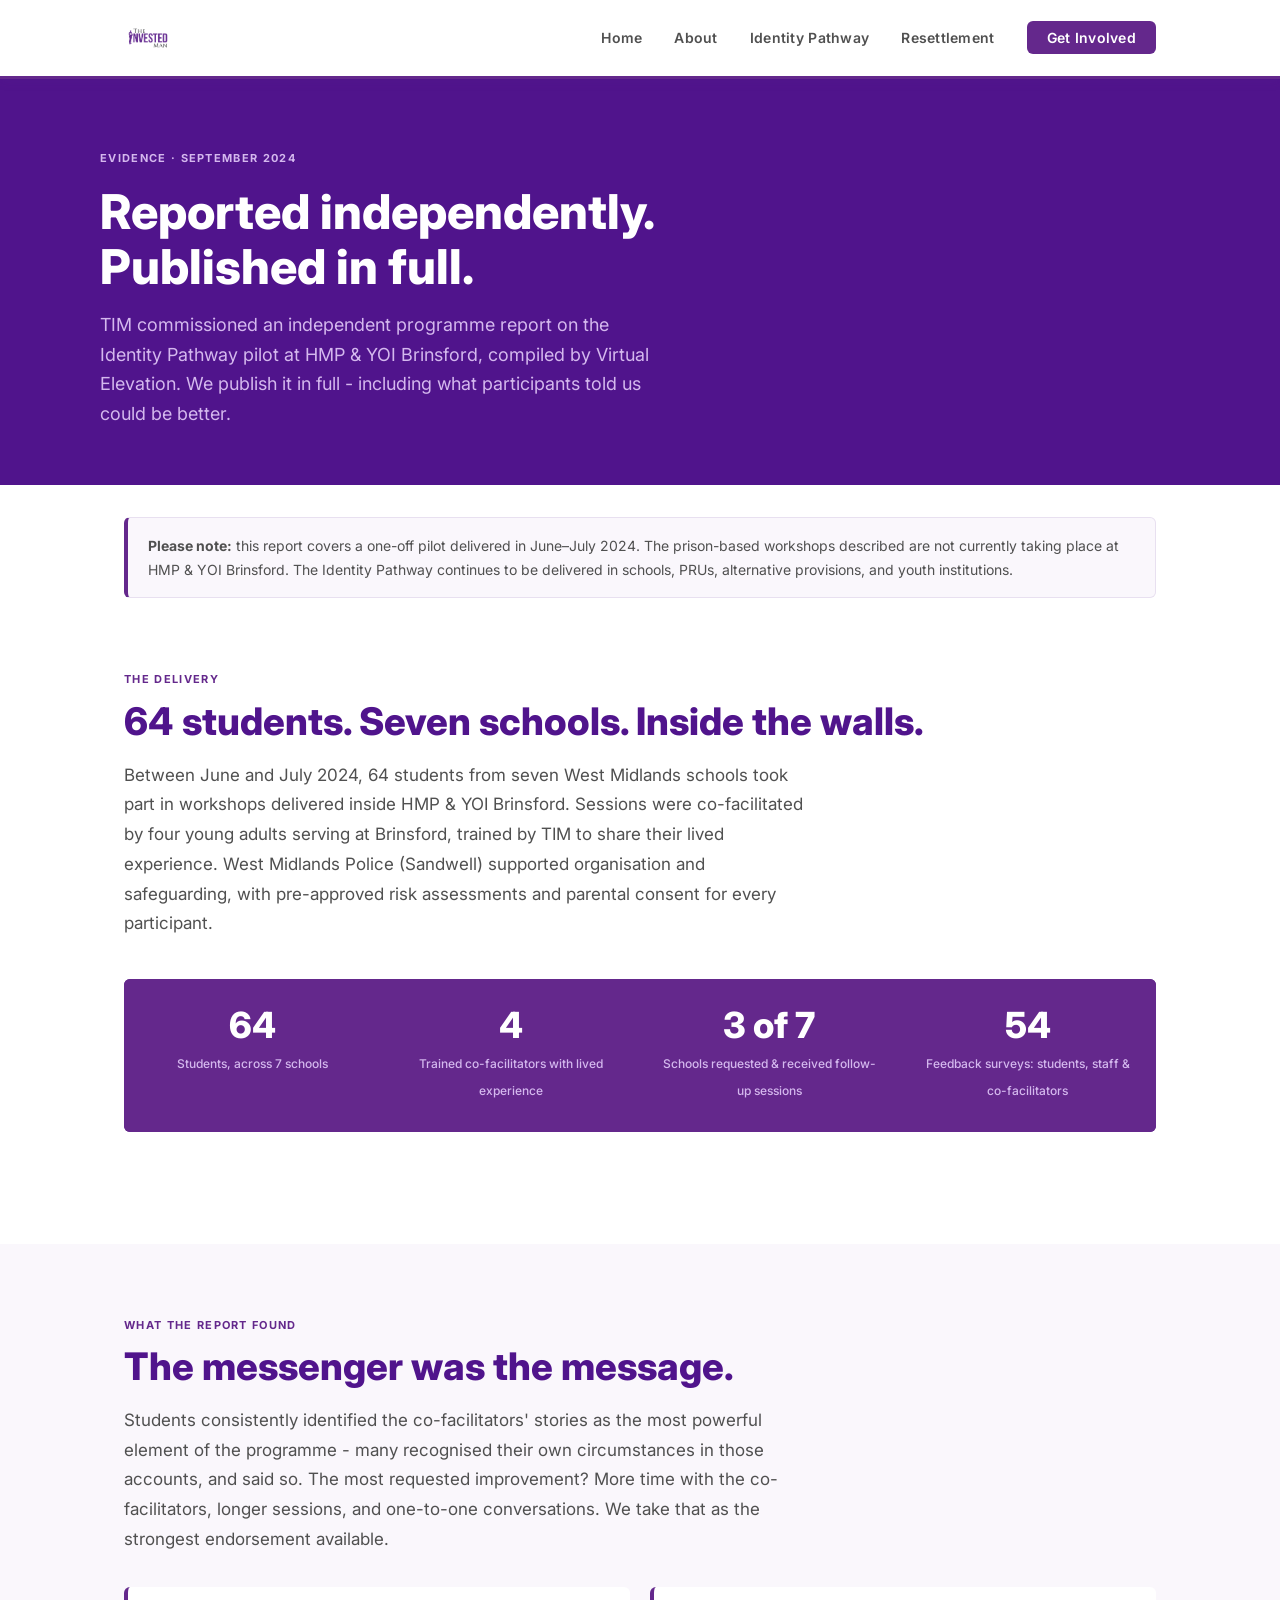
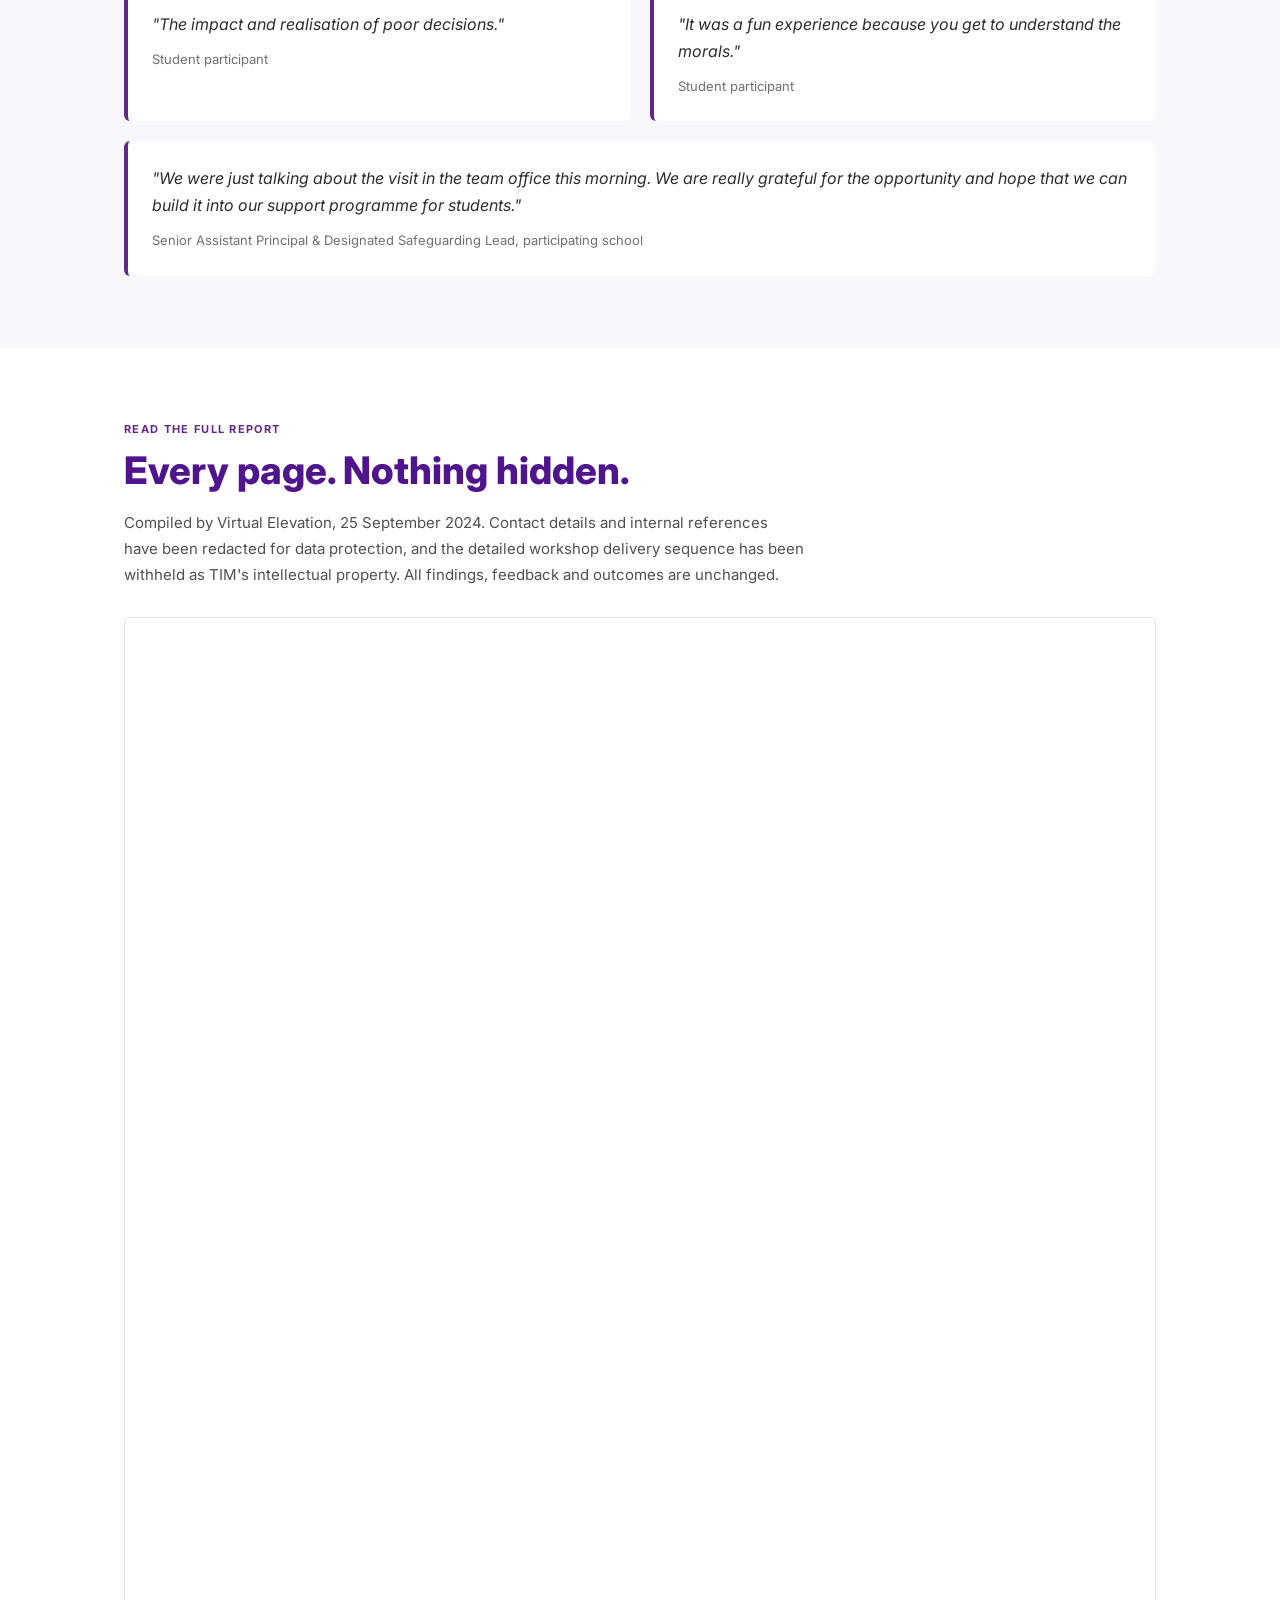
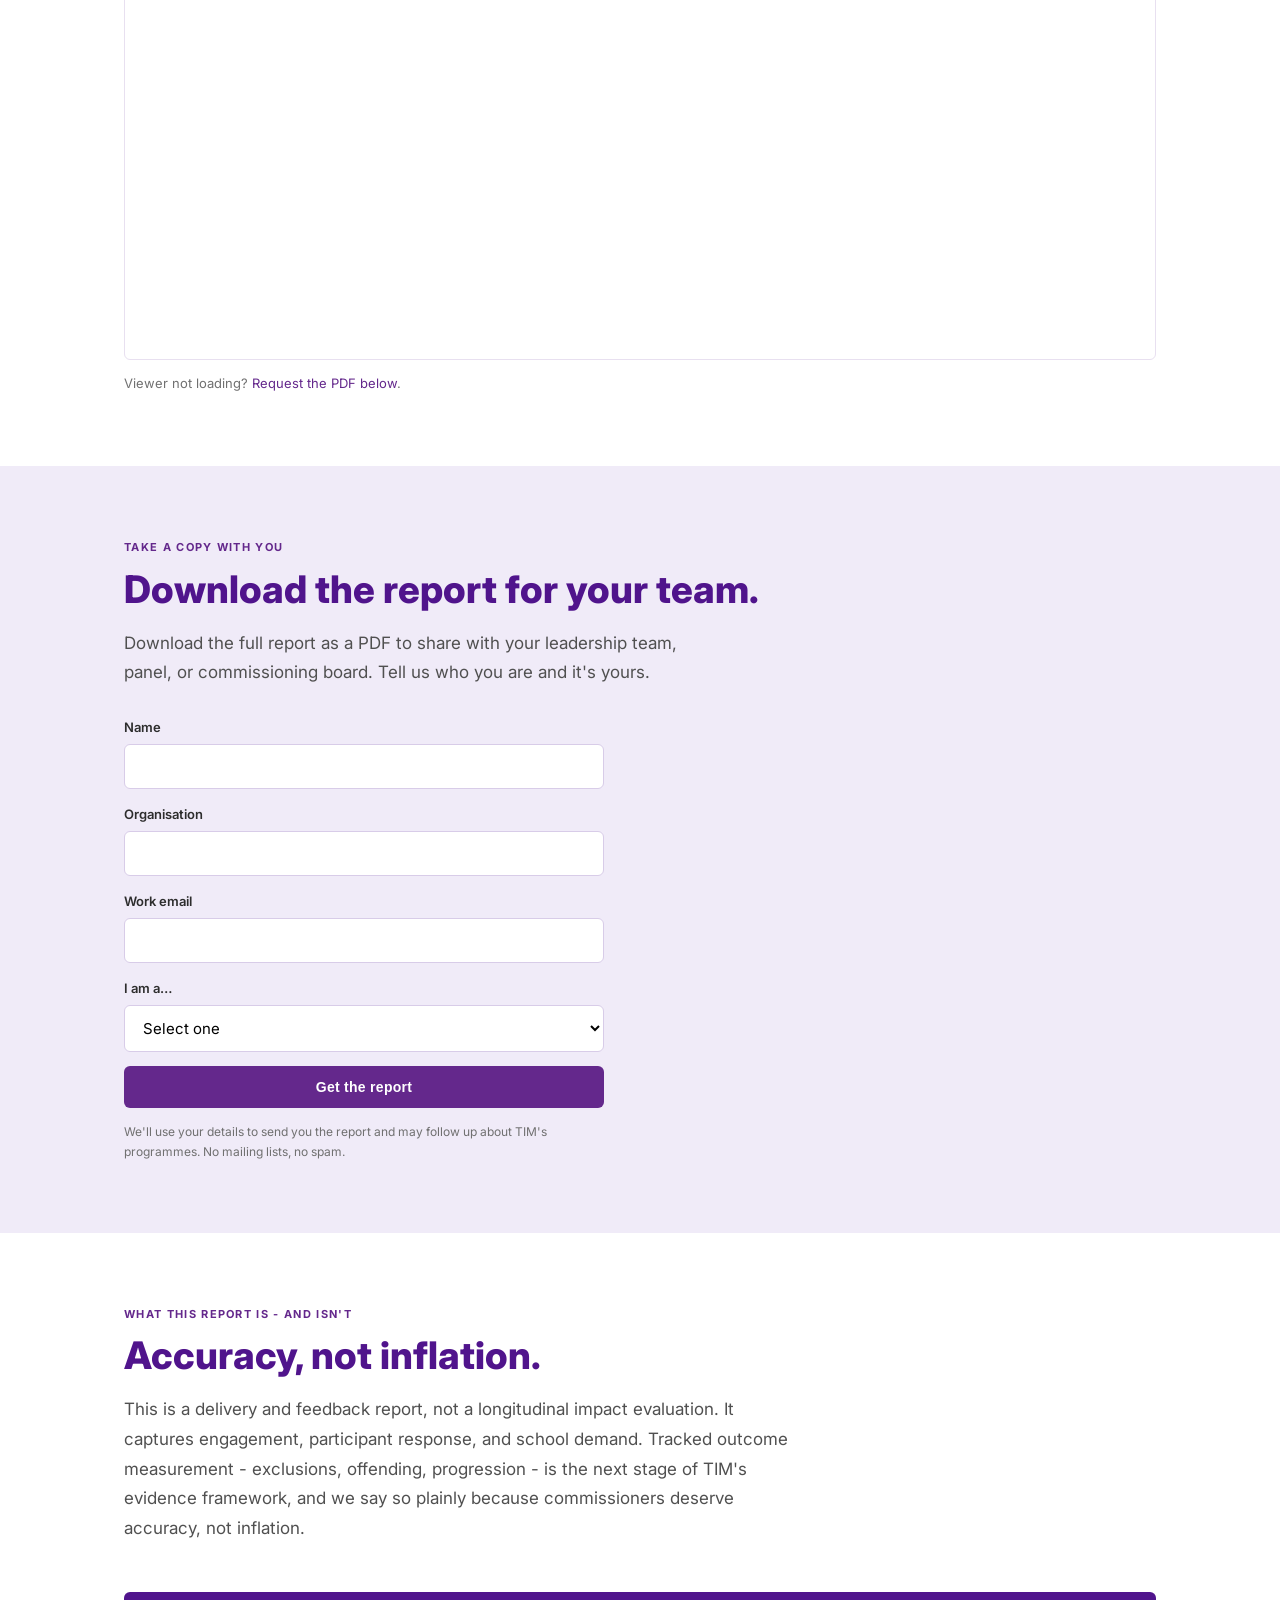
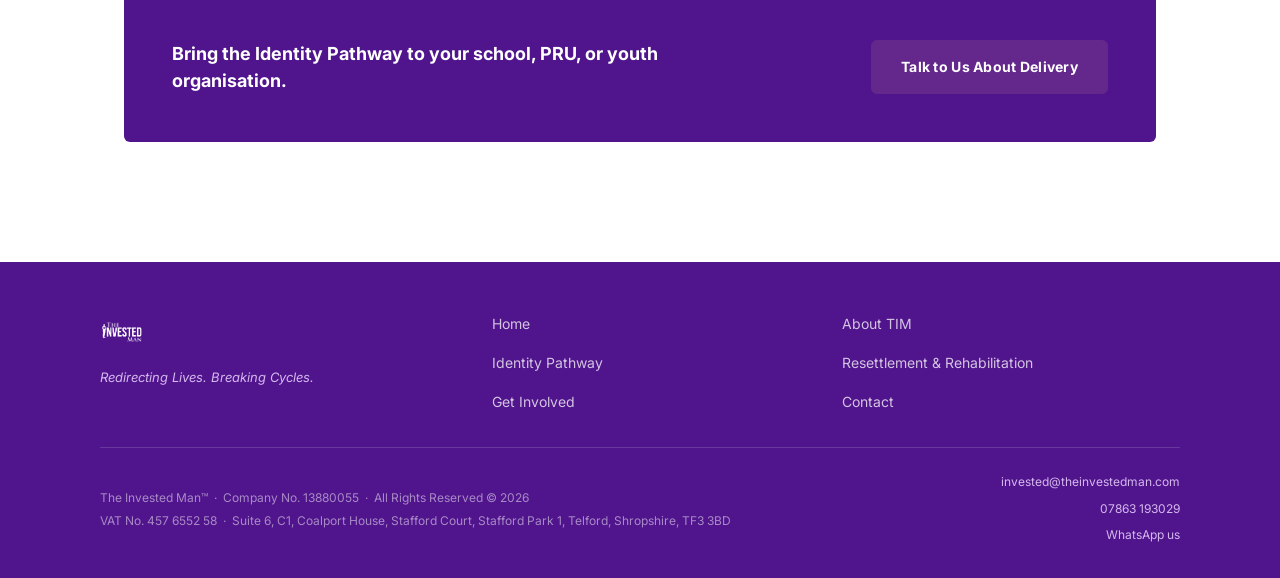
<file: evidence.html>
<!DOCTYPE html>
<html lang="en">
<head>
  <meta charset="UTF-8">
  <meta name="viewport" content="width=device-width, initial-scale=1.0">
  <title>Programme Report - Identity Pathway at HMP &amp; YOI Brinsford | The Invested Man</title>
  <meta name="description" content="Read the full programme report on the Identity Pathway pilot at HMP & YOI Brinsford, compiled by Virtual Elevation. 64 students, 7 schools, published in full.">
  <link rel="preconnect" href="https://fonts.googleapis.com">
  <link href="https://fonts.googleapis.com/css2?family=Inter:wght@400;500;600;700;800&display=swap" rel="stylesheet">
  <link rel="stylesheet" href="css/style.css">
</head>
<body>

<nav class="nav">
  <div class="nav-inner">
    <a class="nav-logo" href="index.html"><img src="assets/images/tim-logo.png" alt="The Invested Man"></a>
    <button class="nav-toggle" aria-label="Open menu"><span></span><span></span><span></span></button>
    <ul class="nav-links">
      <li><a href="index.html">Home</a></li>
      <li><a href="about.html">About</a></li>
      <li><a href="identity-pathway.html">Identity Pathway</a></li>
      <li><a href="resettlement.html">Resettlement</a></li>
      <li><a href="get-involved.html" class="nav-cta">Get Involved</a></li>
    </ul>
  </div>
</nav>

<section class="page-hero">
  <div class="page-hero-inner">
    <span class="hero-label">Evidence &middot; September 2024</span>
    <h1>Reported independently.<br>Published in full.</h1>
    <p>TIM commissioned an independent programme report on the Identity Pathway pilot at HMP &amp; YOI Brinsford, compiled by Virtual Elevation. We publish it in full - including what participants told us could be better.</p>
  </div>
</section>

<!-- DISCLAIMER -->
<section style="padding:32px 24px 0;">
  <div class="container">
    <div style="border:1px solid #E8E0F0; border-left:4px solid var(--purple); border-radius:var(--radius); background:var(--pale-bg); padding:16px 20px; font-size:14px; color:var(--grey); line-height:1.7;">
      <strong>Please note:</strong> this report covers a one-off pilot delivered in June–July 2024. The prison-based workshops described are not currently taking place at HMP &amp; YOI Brinsford. The Identity Pathway continues to be delivered in schools, PRUs, alternative provisions, and youth institutions.
    </div>
  </div>
</section>

<!-- THE DELIVERY -->
<section class="section">
  <div class="container">
    <p class="section-label">The Delivery</p>
    <h2 class="section-title">64 students. Seven schools. Inside the walls.</h2>
    <p style="font-size:17px; color:var(--grey); max-width:680px; line-height:1.75; margin-bottom:24px;">
      Between June and July 2024, 64 students from seven West Midlands schools took part in workshops delivered inside HMP &amp; YOI Brinsford. Sessions were co-facilitated by four young adults serving at Brinsford, trained by TIM to share their lived experience. West Midlands Police (Sandwell) supported organisation and safeguarding, with pre-approved risk assessments and parental consent for every participant.
    </p>
    <div class="stat-strip stat-strip-4">
      <div class="stat-item"><span class="stat-num">64</span><span class="stat-label">Students, across 7 schools</span></div>
      <div class="stat-item"><span class="stat-num">4</span><span class="stat-label">Trained co-facilitators with lived experience</span></div>
      <div class="stat-item"><span class="stat-num">3 of 7</span><span class="stat-label">Schools requested &amp; received follow-up sessions</span></div>
      <div class="stat-item"><span class="stat-num">54</span><span class="stat-label">Feedback surveys: students, staff &amp; co-facilitators</span></div>
    </div>
  </div>
</section>

<!-- FINDINGS -->
<section class="section section-light">
  <div class="container">
    <p class="section-label">What The Report Found</p>
    <h2 class="section-title">The messenger was the message.</h2>
    <p style="font-size:17px; color:var(--grey); max-width:680px; line-height:1.75; margin-bottom:32px;">
      Students consistently identified the co-facilitators' stories as the most powerful element of the programme - many recognised their own circumstances in those accounts, and said so. The most requested improvement? More time with the co-facilitators, longer sessions, and one-to-one conversations. We take that as the strongest endorsement available.
    </p>
    <div style="display:grid; grid-template-columns:1fr 1fr; gap:20px;">
      <div style="background:var(--white); border-left:4px solid var(--purple); border-radius:var(--radius); padding:24px;">
        <p style="font-size:16px; color:var(--dark); font-style:italic; line-height:1.7; margin-bottom:10px;">"The impact and realisation of poor decisions."</p>
        <p style="font-size:13px; color:var(--mid-grey);">Student participant</p>
      </div>
      <div style="background:var(--white); border-left:4px solid var(--purple); border-radius:var(--radius); padding:24px;">
        <p style="font-size:16px; color:var(--dark); font-style:italic; line-height:1.7; margin-bottom:10px;">"It was a fun experience because you get to understand the morals."</p>
        <p style="font-size:13px; color:var(--mid-grey);">Student participant</p>
      </div>
      <div style="background:var(--white); border-left:4px solid var(--purple); border-radius:var(--radius); padding:24px; grid-column:1 / -1;">
        <p style="font-size:16px; color:var(--dark); font-style:italic; line-height:1.7; margin-bottom:10px;">"We were just talking about the visit in the team office this morning. We are really grateful for the opportunity and hope that we can build it into our support programme for students."</p>
        <p style="font-size:13px; color:var(--mid-grey);">Senior Assistant Principal &amp; Designated Safeguarding Lead, participating school</p>
      </div>
    </div>
  </div>
</section>

<!-- READ THE REPORT -->
<section class="section">
  <div class="container">
    <p class="section-label">Read The Full Report</p>
    <h2 class="section-title">Every page. Nothing hidden.</h2>
    <p style="font-size:15px; color:var(--grey); max-width:680px; line-height:1.75; margin-bottom:28px;">
      Compiled by Virtual Elevation, 25 September 2024. Contact details and internal references have been redacted for data protection, and the detailed workshop delivery sequence has been withheld as TIM's intellectual property. All findings, feedback and outcomes are unchanged.
    </p>
    <div style="position:relative; width:100%; padding-top:130%; border:1px solid #E8E0F0; border-radius:var(--radius); overflow:hidden; background:var(--white);">
      <iframe src="https://drive.google.com/file/d/1koXiAi9nX-hW1eCgsDF5lBB0jzW-04cS/preview" allow="autoplay" title="Identity Pathway Programme Report - HMP &amp; YOI Brinsford" style="position:absolute; inset:0; width:100%; height:100%; border:0;"></iframe>
      <div style="position:absolute; top:0; right:12px; width:64px; height:64px; z-index:2;" aria-hidden="true"></div>
    </div>
    <p style="font-size:13px; color:var(--mid-grey); margin-top:12px;">Viewer not loading? <a href="#get-the-report" style="color:var(--purple);">Request the PDF below</a>.</p>
  </div>
</section>

<!-- GATED DOWNLOAD -->
<section class="section section-purple" id="get-the-report">
  <div class="container">
    <p class="section-label">Take A Copy With You</p>
    <h2 class="section-title">Download the report for your team.</h2>
    <p style="font-size:17px; color:var(--grey); max-width:560px; line-height:1.75; margin-bottom:28px;">
      Download the full report as a PDF to share with your leadership team, panel, or commissioning board. Tell us who you are and it's yours.
    </p>

    <form id="report-form" action="https://formspree.io/f/mwvgongz" method="POST" style="display:grid; gap:14px; max-width:480px;">
      <div>
        <label for="name" style="display:block; font-size:13px; font-weight:600; color:var(--dark); margin-bottom:6px;">Name</label>
        <input type="text" id="name" name="name" required autocomplete="name" style="width:100%; padding:12px 14px; border:1px solid #D8CCE8; border-radius:var(--radius); font-size:15px; font-family:inherit;">
      </div>
      <div>
        <label for="organisation" style="display:block; font-size:13px; font-weight:600; color:var(--dark); margin-bottom:6px;">Organisation</label>
        <input type="text" id="organisation" name="organisation" required autocomplete="organization" style="width:100%; padding:12px 14px; border:1px solid #D8CCE8; border-radius:var(--radius); font-size:15px; font-family:inherit;">
      </div>
      <div>
        <label for="email" style="display:block; font-size:13px; font-weight:600; color:var(--dark); margin-bottom:6px;">Work email</label>
        <input type="email" id="email" name="email" required autocomplete="email" style="width:100%; padding:12px 14px; border:1px solid #D8CCE8; border-radius:var(--radius); font-size:15px; font-family:inherit;">
      </div>
      <div>
        <label for="role" style="display:block; font-size:13px; font-weight:600; color:var(--dark); margin-bottom:6px;">I am a&hellip;</label>
        <select id="role" name="role" required style="width:100%; padding:12px 14px; border:1px solid #D8CCE8; border-radius:var(--radius); font-size:15px; font-family:inherit; background:var(--white);">
          <option value="">Select one</option>
          <option>School / PRU / Alternative Provision</option>
          <option>Prison / Youth Justice</option>
          <option>Funder / Commissioner</option>
          <option>Corporate / Social Value Partner</option>
          <option>Other</option>
        </select>
      </div>
      <input type="text" name="_gotcha" style="display:none" tabindex="-1" autocomplete="off">
      <button type="submit" id="submit-btn" class="btn btn-primary" style="border:0; cursor:pointer;">Get the report</button>
      <p style="font-size:12px; color:var(--mid-grey); line-height:1.6;">We'll use your details to send you the report and may follow up about TIM's programmes. No mailing lists, no spam.</p>
    </form>

    <div id="download-ready" style="display:none; margin-top:24px;">
      <p style="font-size:16px; color:var(--dark); margin-bottom:14px;"><strong>Thank you.</strong> Your download is ready:</p>
      <a href="assets/docs/TIM-Identity-Pathway-Report-Brinsford-2024.pdf" download class="btn btn-primary">Download the report (PDF)</a>
    </div>
    <p id="form-error" style="display:none; margin-top:14px; font-size:14px; color:#B03030;">Something went wrong sending the form. Email us instead: <a href="mailto:invested@theinvestedman.com" style="color:var(--purple);">invested@theinvestedman.com</a></p>
  </div>
</section>

<!-- WHAT THIS IS -->
<section class="section">
  <div class="container">
    <p class="section-label">What This Report Is - And Isn't</p>
    <h2 class="section-title">Accuracy, not inflation.</h2>
    <p style="font-size:17px; color:var(--grey); max-width:680px; line-height:1.75; margin-bottom:32px;">
      This is a delivery and feedback report, not a longitudinal impact evaluation. It captures engagement, participant response, and school demand. Tracked outcome measurement - exclusions, offending, progression - is the next stage of TIM's evidence framework, and we say so plainly because commissioners deserve accuracy, not inflation.
    </p>
    <div class="cta-block">
      <p>Bring the Identity Pathway to your school, PRU, or youth organisation.</p>
      <a href="get-involved.html" class="btn btn-primary">Talk to Us About Delivery</a>
    </div>
  </div>
</section>

<footer class="footer">
  <div class="footer-inner">
    <div class="footer-top">
      <div class="footer-logo">
        <img src="assets/images/tim-white-logo.png" alt="The Invested Man">
        <p class="footer-tagline">Redirecting Lives. Breaking Cycles.</p>
      </div>
      <ul class="footer-links">
        <li><a href="index.html">Home</a></li>
        <li><a href="about.html">About TIM</a></li>
        <li><a href="identity-pathway.html">Identity Pathway</a></li>
        <li><a href="resettlement.html">Resettlement &amp; Rehabilitation</a></li>
        <li><a href="get-involved.html">Get Involved</a></li>
        <li><a href="mailto:invested@theinvestedman.com">Contact</a></li>
      </ul>
    </div>
    <div class="footer-bottom">
      <div>
        <p>The Invested Man&trade; &nbsp;&middot;&nbsp; Company No. 13880055 &nbsp;&middot;&nbsp; All Rights Reserved &copy; 2026</p>
        <p style="margin-top:4px;">VAT No. 457 6552 58 &nbsp;&middot;&nbsp; Suite 6, C1, Coalport House, Stafford Court, Stafford Park 1, Telford, Shropshire, TF3 3BD</p>
      </div>
      <div style="display:flex; flex-direction:column; align-items:flex-end; gap:6px;">
        <a href="mailto:invested@theinvestedman.com">invested@theinvestedman.com</a>
        <a href="tel:07863193029" style="color:var(--light-lilac); font-size:12px;">07863 193029</a>
        <a href="https://wa.me/447863193029" style="color:var(--light-lilac); font-size:12px;">WhatsApp us</a>
      </div>
    </div>
  </div>
</footer>

<script src="js/main.js"></script>
<script>
  document.getElementById('report-form').addEventListener('submit', async function (e) {
    e.preventDefault();
    var form = e.target;
    var btn = document.getElementById('submit-btn');
    btn.disabled = true;
    btn.textContent = 'Sending…';
    try {
      var res = await fetch(form.action, {
        method: 'POST',
        body: new FormData(form),
        headers: { 'Accept': 'application/json' }
      });
      if (res.ok) {
        form.style.display = 'none';
        document.getElementById('download-ready').style.display = 'block';
      } else {
        throw new Error('submit failed');
      }
    } catch (err) {
      document.getElementById('form-error').style.display = 'block';
      btn.disabled = false;
      btn.textContent = 'Get the report';
    }
  });
</script>
</body>
</html>
</file>
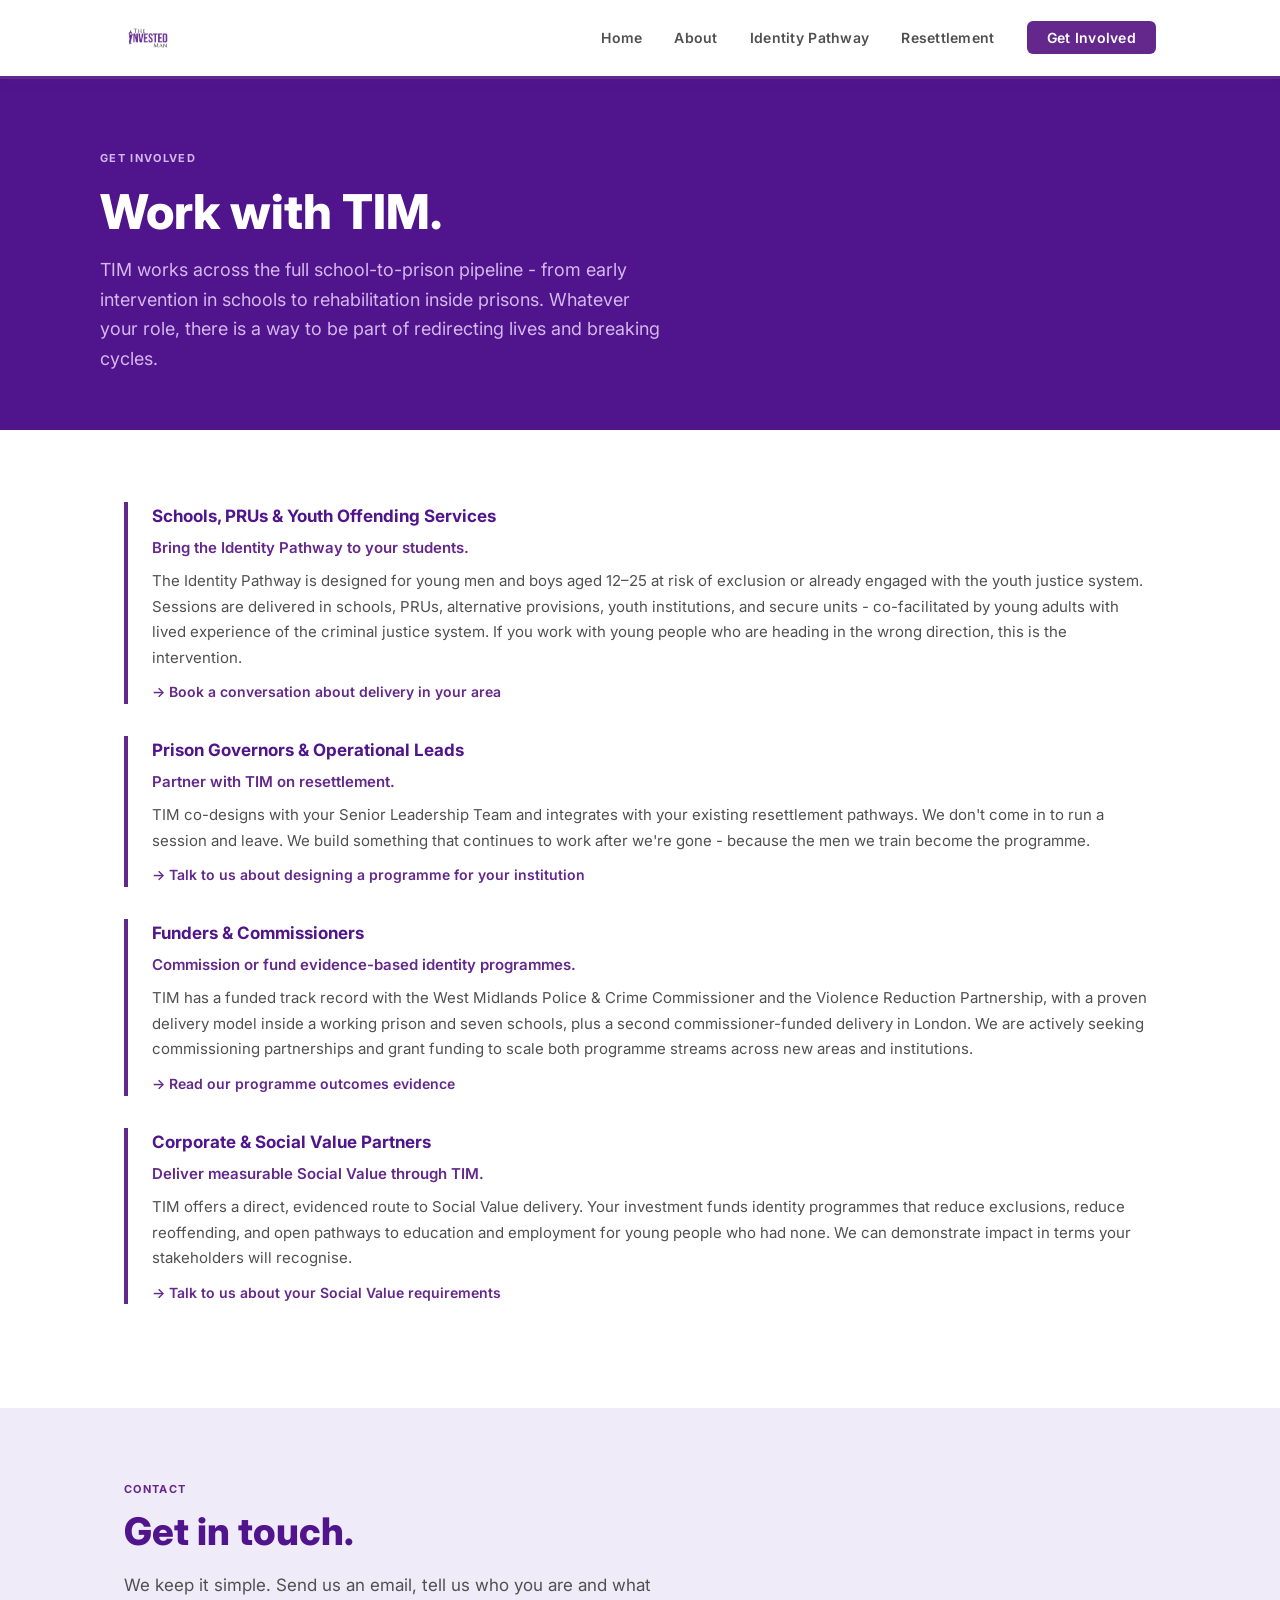
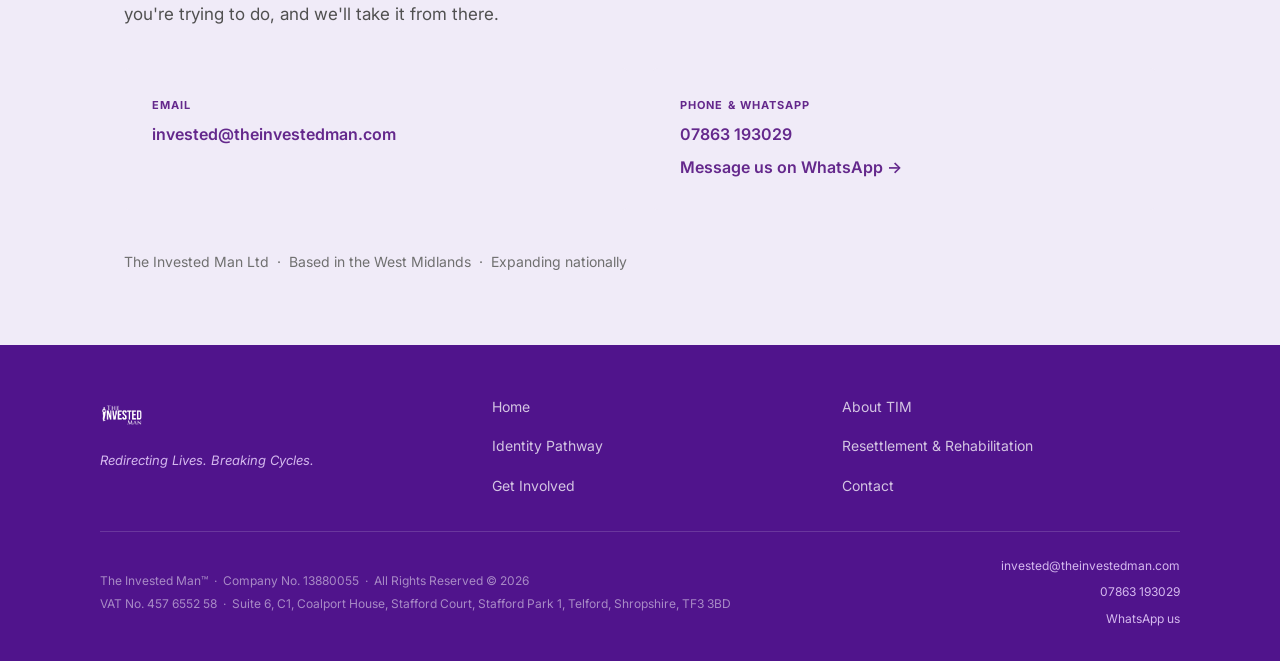
<file: get-involved.html>
<!DOCTYPE html>
<html lang="en">
<head>
  <meta charset="UTF-8">
  <meta name="viewport" content="width=device-width, initial-scale=1.0">
  <title>Get Involved - The Invested Man</title>
  <meta name="description" content="Work with TIM. Whether you're a school, a prison, a funder, or a corporate partner - find out how to get involved.">
  <link rel="preconnect" href="https://fonts.googleapis.com">
  <link href="https://fonts.googleapis.com/css2?family=Inter:wght@400;500;600;700;800&display=swap" rel="stylesheet">
  <link rel="stylesheet" href="css/style.css">
</head>
<body>

<nav class="nav">
  <div class="nav-inner">
    <a class="nav-logo" href="index.html"><img src="assets/images/tim-logo.png" alt="The Invested Man"></a>
    <button class="nav-toggle" aria-label="Open menu"><span></span><span></span><span></span></button>
    <ul class="nav-links">
      <li><a href="index.html">Home</a></li>
      <li><a href="about.html">About</a></li>
      <li><a href="identity-pathway.html">Identity Pathway</a></li>
      <li><a href="resettlement.html">Resettlement</a></li>
      <li><a href="get-involved.html" class="nav-cta">Get Involved</a></li>
    </ul>
  </div>
</nav>

<section class="page-hero">
  <div class="page-hero-inner">
    <span class="hero-label">Get Involved</span>
    <h1>Work with TIM.</h1>
    <p>TIM works across the full school-to-prison pipeline - from early intervention in schools to rehabilitation inside prisons. Whatever your role, there is a way to be part of redirecting lives and breaking cycles.</p>
  </div>
</section>

<!-- FOUR AUDIENCES -->
<section class="section">
  <div class="container">

    <div class="audience-block">
      <h3>Schools, PRUs &amp; Youth Offending Services</h3>
      <p class="strapline">Bring the Identity Pathway to your students.</p>
      <p>The Identity Pathway is designed for young men and boys aged 12–25 at risk of exclusion or already engaged with the youth justice system. Sessions are delivered in schools, PRUs, alternative provisions, youth institutions, and secure units - co-facilitated by young adults with lived experience of the criminal justice system. If you work with young people who are heading in the wrong direction, this is the intervention.</p>
      <p class="cta-arrow"><a href="mailto:invested@theinvestedman.com">→ Book a conversation about delivery in your area</a></p>
    </div>

    <div class="audience-block">
      <h3>Prison Governors &amp; Operational Leads</h3>
      <p class="strapline">Partner with TIM on resettlement.</p>
      <p>TIM co-designs with your Senior Leadership Team and integrates with your existing resettlement pathways. We don't come in to run a session and leave. We build something that continues to work after we're gone - because the men we train become the programme.</p>
      <p class="cta-arrow"><a href="mailto:invested@theinvestedman.com">→ Talk to us about designing a programme for your institution</a></p>
    </div>

    <div class="audience-block">
      <h3>Funders &amp; Commissioners</h3>
      <p class="strapline">Commission or fund evidence-based identity programmes.</p>
      <p>TIM has a funded track record with the West Midlands Police &amp; Crime Commissioner and the Violence Reduction Partnership, with a proven delivery model inside a working prison and seven schools, plus a second commissioner-funded delivery in London. We are actively seeking commissioning partnerships and grant funding to scale both programme streams across new areas and institutions.</p>
      <p class="cta-arrow"><a href="evidence.html">→ Read our programme outcomes evidence</a></p>
    </div>

    <div class="audience-block">
      <h3>Corporate &amp; Social Value Partners</h3>
      <p class="strapline">Deliver measurable Social Value through TIM.</p>
      <p>TIM offers a direct, evidenced route to Social Value delivery. Your investment funds identity programmes that reduce exclusions, reduce reoffending, and open pathways to education and employment for young people who had none. We can demonstrate impact in terms your stakeholders will recognise.</p>
      <p class="cta-arrow"><a href="mailto:invested@theinvestedman.com">→ Talk to us about your Social Value requirements</a></p>
    </div>

  </div>
</section>

<!-- CONTACT -->
<section class="section section-purple">
  <div class="container">
    <p class="section-label">Contact</p>
    <h2 class="section-title">Get in touch.</h2>
    <p style="font-size:17px; color:var(--grey); max-width:560px; margin-bottom:40px; line-height:1.7;">
      We keep it simple. Send us an email, tell us who you are and what you're trying to do, and we'll take it from there.
    </p>
    <div class="contact-grid">
      <div class="contact-card">
        <p class="label">Email</p>
        <p><a href="mailto:invested@theinvestedman.com">invested@theinvestedman.com</a></p>
      </div>
      <div class="contact-card">
        <p class="label">Phone &amp; WhatsApp</p>
        <p><a href="tel:07863193029">07863 193029</a></p>
        <p style="margin-top:6px;"><a href="https://wa.me/447863193029">Message us on WhatsApp →</a></p>
      </div>
    </div>
    <p style="font-size:14px; color:var(--mid-grey);">
      The Invested Man Ltd &nbsp;·&nbsp; Based in the West Midlands &nbsp;·&nbsp; Expanding nationally
    </p>
  </div>
</section>

<footer class="footer">
  <div class="footer-inner">
    <div class="footer-top">
      <div class="footer-logo">
        <img src="assets/images/tim-white-logo.png" alt="The Invested Man">
        <p class="footer-tagline">Redirecting Lives. Breaking Cycles.</p>
      </div>
      <ul class="footer-links">
        <li><a href="index.html">Home</a></li>
        <li><a href="about.html">About TIM</a></li>
        <li><a href="identity-pathway.html">Identity Pathway</a></li>
        <li><a href="resettlement.html">Resettlement &amp; Rehabilitation</a></li>
        <li><a href="get-involved.html">Get Involved</a></li>
        <li><a href="mailto:invested@theinvestedman.com">Contact</a></li>
      </ul>
    </div>
    <div class="footer-bottom">
      <div>
        <p>The Invested Man&trade; &nbsp;&middot;&nbsp; Company No. 13880055 &nbsp;&middot;&nbsp; All Rights Reserved &copy; 2026</p>
        <p style="margin-top:4px;">VAT No. 457 6552 58 &nbsp;&middot;&nbsp; Suite 6, C1, Coalport House, Stafford Court, Stafford Park 1, Telford, Shropshire, TF3 3BD</p>
      </div>
      <div style="display:flex; flex-direction:column; align-items:flex-end; gap:6px;">
        <a href="mailto:invested@theinvestedman.com">invested@theinvestedman.com</a>
        <a href="tel:07863193029" style="color:var(--light-lilac); font-size:12px;">07863 193029</a>
        <a href="https://wa.me/447863193029" style="color:var(--light-lilac); font-size:12px;">WhatsApp us</a>
      </div>
    </div>
  </div>
</footer>
<script src="js/main.js"></script>
</body>
</html>
</file>
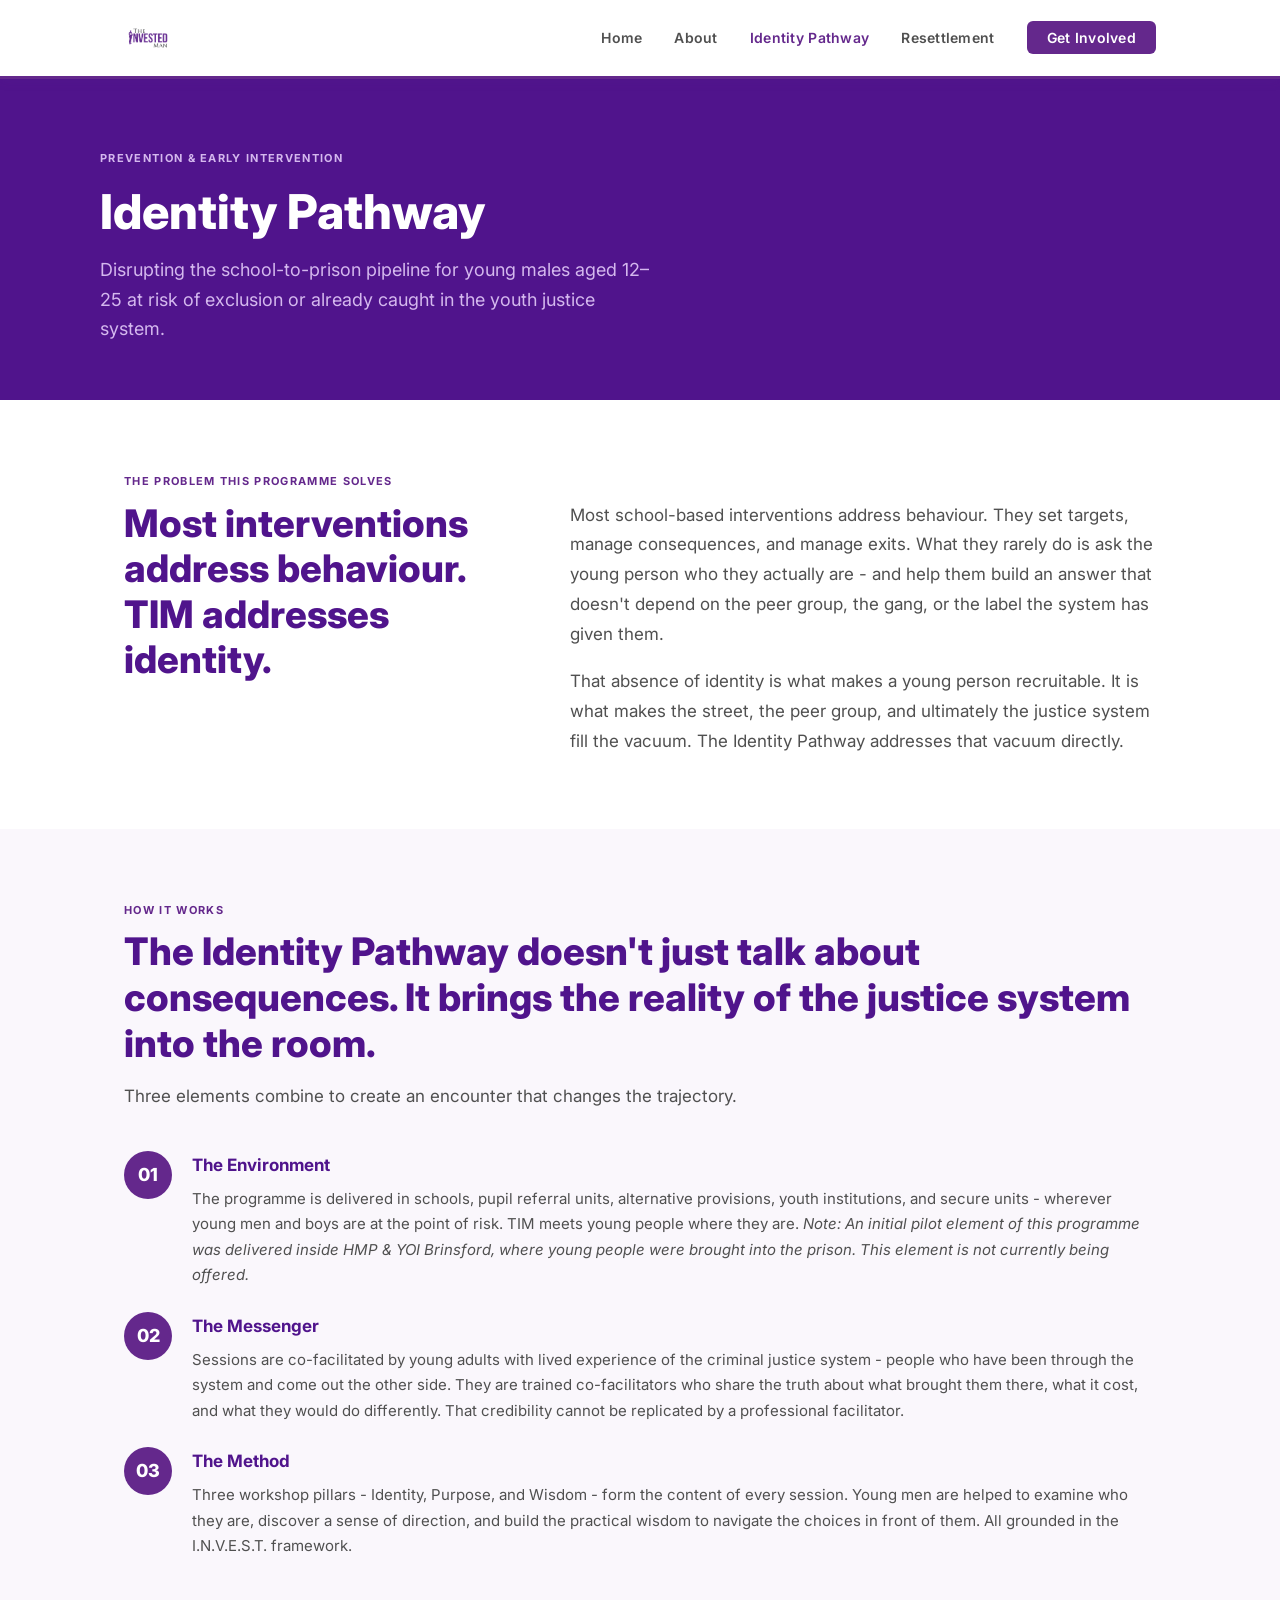
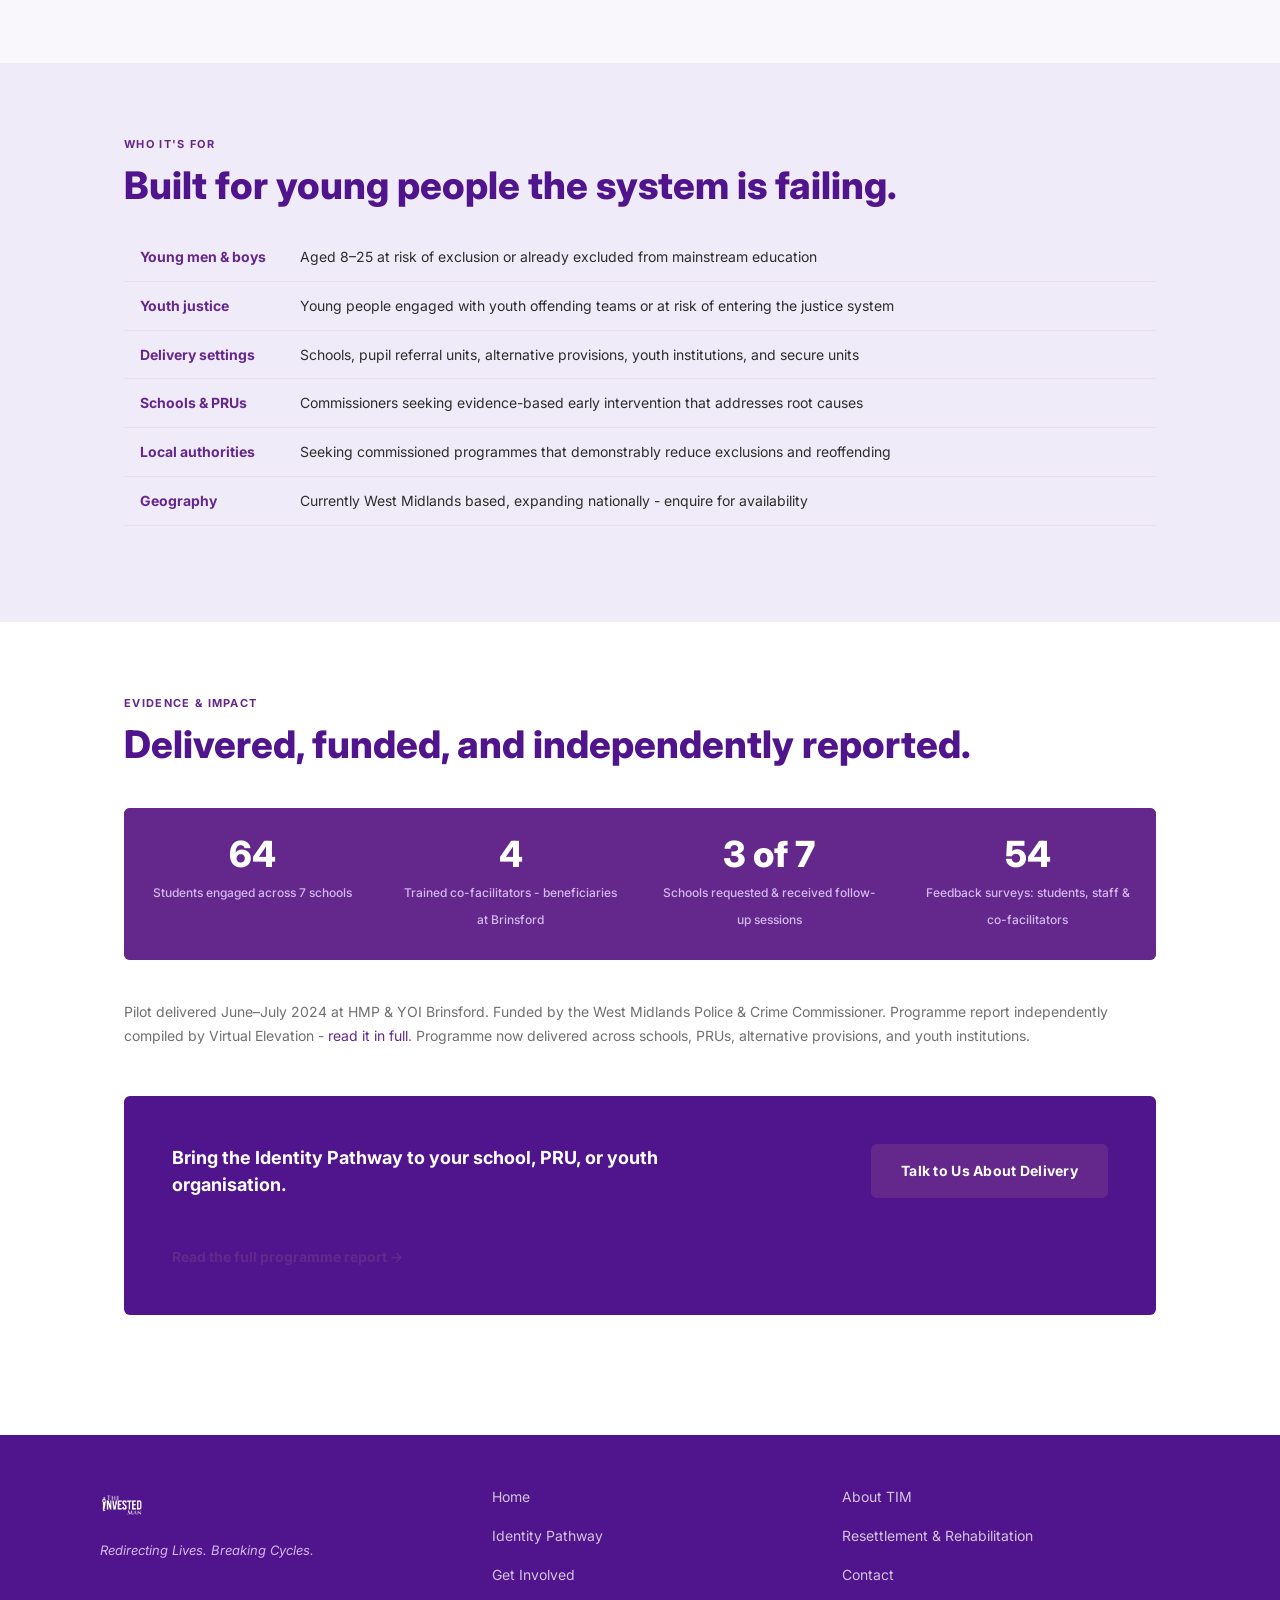
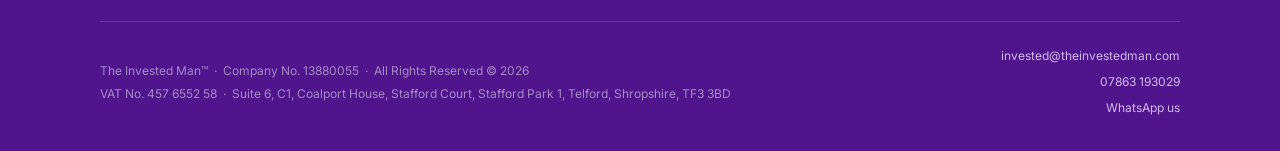
<file: identity-pathway.html>
<!DOCTYPE html>
<html lang="en">
<head>
  <meta charset="UTF-8">
  <meta name="viewport" content="width=device-width, initial-scale=1.0">
  <title>Identity Pathway - The Invested Man</title>
  <meta name="description" content="The Identity Pathway disrupts the school-to-prison pipeline. Delivered in schools, PRUs, alternative provisions, and youth institutions. Co-facilitated by young adults with lived experience of the criminal justice system.">
  <link rel="preconnect" href="https://fonts.googleapis.com">
  <link href="https://fonts.googleapis.com/css2?family=Inter:wght@400;500;600;700;800&display=swap" rel="stylesheet">
  <link rel="stylesheet" href="css/style.css">
</head>
<body>

<nav class="nav">
  <div class="nav-inner">
    <a class="nav-logo" href="index.html"><img src="assets/images/tim-logo.png" alt="The Invested Man"></a>
    <button class="nav-toggle" aria-label="Open menu"><span></span><span></span><span></span></button>
    <ul class="nav-links">
      <li><a href="index.html">Home</a></li>
      <li><a href="about.html">About</a></li>
      <li><a href="identity-pathway.html">Identity Pathway</a></li>
      <li><a href="resettlement.html">Resettlement</a></li>
      <li><a href="get-involved.html" class="nav-cta">Get Involved</a></li>
    </ul>
  </div>
</nav>

<section class="page-hero">
  <div class="page-hero-inner">
    <span class="hero-label">Prevention &amp; Early Intervention</span>
    <h1>Identity Pathway</h1>
    <p>Disrupting the school-to-prison pipeline for young males aged 12–25 at risk of exclusion or already caught in the youth justice system.</p>
  </div>
</section>

<!-- THE PROBLEM -->
<section class="section">
  <div class="container">
    <p class="section-label">The Problem This Programme Solves</p>
    <div class="two-col-wide">
      <div>
        <h2 class="section-title">Most interventions address behaviour. TIM addresses identity.</h2>
      </div>
      <div>
        <p style="font-size:17px; color:var(--grey); line-height:1.75; margin-bottom:18px;">
          Most school-based interventions address behaviour. They set targets, manage consequences, and manage exits. What they rarely do is ask the young person who they actually are - and help them build an answer that doesn't depend on the peer group, the gang, or the label the system has given them.
        </p>
        <p style="font-size:17px; color:var(--grey); line-height:1.75;">
          That absence of identity is what makes a young person recruitable. It is what makes the street, the peer group, and ultimately the justice system fill the vacuum. The Identity Pathway addresses that vacuum directly.
        </p>
      </div>
    </div>
  </div>
</section>

<!-- HOW IT WORKS -->
<section class="section section-light">
  <div class="container">
    <p class="section-label">How It Works</p>
    <h2 class="section-title">The Identity Pathway doesn't just talk about consequences. It brings the reality of the justice system into the room.</h2>
    <p class="section-intro" style="margin-bottom:40px;">Three elements combine to create an encounter that changes the trajectory.</p>
    <div class="steps">
      <div class="step">
        <div class="step-num">01</div>
        <div class="step-content">
          <h4>The Environment</h4>
          <p>The programme is delivered in schools, pupil referral units, alternative provisions, youth institutions, and secure units - wherever young men and boys are at the point of risk. TIM meets young people where they are. <em>Note: An initial pilot element of this programme was delivered inside HMP &amp; YOI Brinsford, where young people were brought into the prison. This element is not currently being offered.</em></p>
        </div>
      </div>
      <div class="step">
        <div class="step-num">02</div>
        <div class="step-content">
          <h4>The Messenger</h4>
          <p>Sessions are co-facilitated by young adults with lived experience of the criminal justice system - people who have been through the system and come out the other side. They are trained co-facilitators who share the truth about what brought them there, what it cost, and what they would do differently. That credibility cannot be replicated by a professional facilitator.</p>
        </div>
      </div>
      <div class="step">
        <div class="step-num">03</div>
        <div class="step-content">
          <h4>The Method</h4>
          <p>Three workshop pillars - Identity, Purpose, and Wisdom - form the content of every session. Young men are helped to examine who they are, discover a sense of direction, and build the practical wisdom to navigate the choices in front of them. All grounded in the I.N.V.E.S.T. framework.</p>
        </div>
      </div>
    </div>
  </div>
</section>

<!-- WHO IT'S FOR -->
<section class="section section-purple">
  <div class="container">
    <p class="section-label">Who It's For</p>
    <h2 class="section-title">Built for young people the system is failing.</h2>
    <table class="detail-table">
      <tr><td>Young men &amp; boys</td><td>Aged 8–25 at risk of exclusion or already excluded from mainstream education</td></tr>
      <tr><td>Youth justice</td><td>Young people engaged with youth offending teams or at risk of entering the justice system</td></tr>
      <tr><td>Delivery settings</td><td>Schools, pupil referral units, alternative provisions, youth institutions, and secure units</td></tr>
      <tr><td>Schools &amp; PRUs</td><td>Commissioners seeking evidence-based early intervention that addresses root causes</td></tr>
      <tr><td>Local authorities</td><td>Seeking commissioned programmes that demonstrably reduce exclusions and reoffending</td></tr>
      <tr><td>Geography</td><td>Currently West Midlands based, expanding nationally - enquire for availability</td></tr>
    </table>
  </div>
</section>

<!-- EVIDENCE -->
<section class="section">
  <div class="container">
    <p class="section-label">Evidence &amp; Impact</p>
    <h2 class="section-title">Delivered, funded, and independently reported.</h2>
    <div class="stat-strip stat-strip-4">
      <div class="stat-item"><span class="stat-num">64</span><span class="stat-label">Students engaged across 7 schools</span></div>
      <div class="stat-item"><span class="stat-num">4</span><span class="stat-label">Trained co-facilitators - beneficiaries at Brinsford</span></div>
      <div class="stat-item"><span class="stat-num">3 of 7</span><span class="stat-label">Schools requested &amp; received follow-up sessions</span></div>
      <div class="stat-item"><span class="stat-num">54</span><span class="stat-label">Feedback surveys: students, staff &amp; co-facilitators</span></div>
    </div>
    <p style="font-size:14px; color:var(--mid-grey); margin-bottom:40px;">
      Pilot delivered June–July 2024 at HMP &amp; YOI Brinsford. Funded by the West Midlands Police &amp; Crime Commissioner. Programme report independently compiled by Virtual Elevation - <a href="evidence.html" style="color:var(--purple);">read it in full</a>. Programme now delivered across schools, PRUs, alternative provisions, and youth institutions.
    </p>
    <div class="cta-block">
      <p>Bring the Identity Pathway to your school, PRU, or youth organisation.</p>
      <a href="get-involved.html" class="btn btn-primary">Talk to Us About Delivery</a>
      <p style="margin-top:16px; font-size:14px;"><a href="evidence.html" style="color:var(--purple);">Read the full programme report →</a></p>
    </div>
  </div>
</section>

<footer class="footer">
  <div class="footer-inner">
    <div class="footer-top">
      <div class="footer-logo">
        <img src="assets/images/tim-white-logo.png" alt="The Invested Man">
        <p class="footer-tagline">Redirecting Lives. Breaking Cycles.</p>
      </div>
      <ul class="footer-links">
        <li><a href="index.html">Home</a></li>
        <li><a href="about.html">About TIM</a></li>
        <li><a href="identity-pathway.html">Identity Pathway</a></li>
        <li><a href="resettlement.html">Resettlement &amp; Rehabilitation</a></li>
        <li><a href="get-involved.html">Get Involved</a></li>
        <li><a href="mailto:invested@theinvestedman.com">Contact</a></li>
      </ul>
    </div>
    <div class="footer-bottom">
      <div>
        <p>The Invested Man&trade; &nbsp;&middot;&nbsp; Company No. 13880055 &nbsp;&middot;&nbsp; All Rights Reserved &copy; 2026</p>
        <p style="margin-top:4px;">VAT No. 457 6552 58 &nbsp;&middot;&nbsp; Suite 6, C1, Coalport House, Stafford Court, Stafford Park 1, Telford, Shropshire, TF3 3BD</p>
      </div>
      <div style="display:flex; flex-direction:column; align-items:flex-end; gap:6px;">
        <a href="mailto:invested@theinvestedman.com">invested@theinvestedman.com</a>
        <a href="tel:07863193029" style="color:var(--light-lilac); font-size:12px;">07863 193029</a>
        <a href="https://wa.me/447863193029" style="color:var(--light-lilac); font-size:12px;">WhatsApp us</a>
      </div>
    </div>
  </div>
</footer>
<script src="js/main.js"></script>
</body>
</html>
</file>
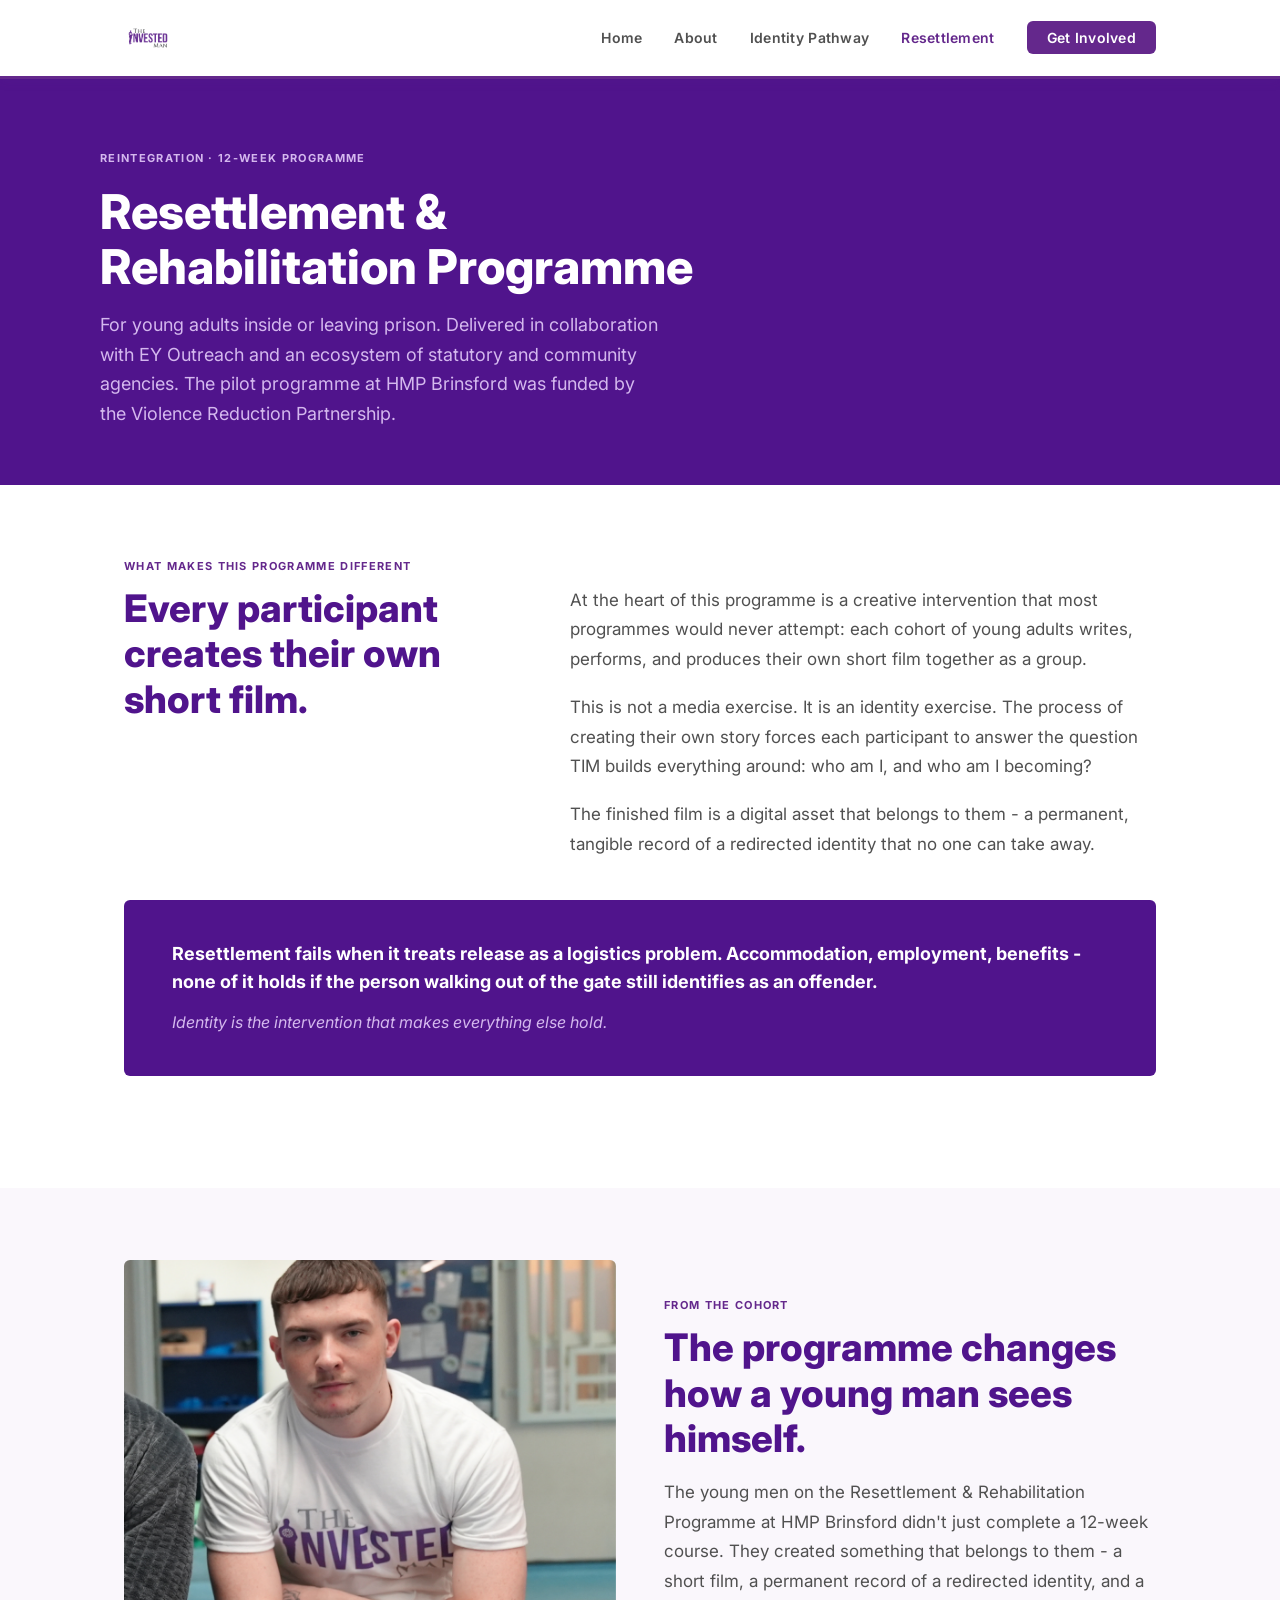
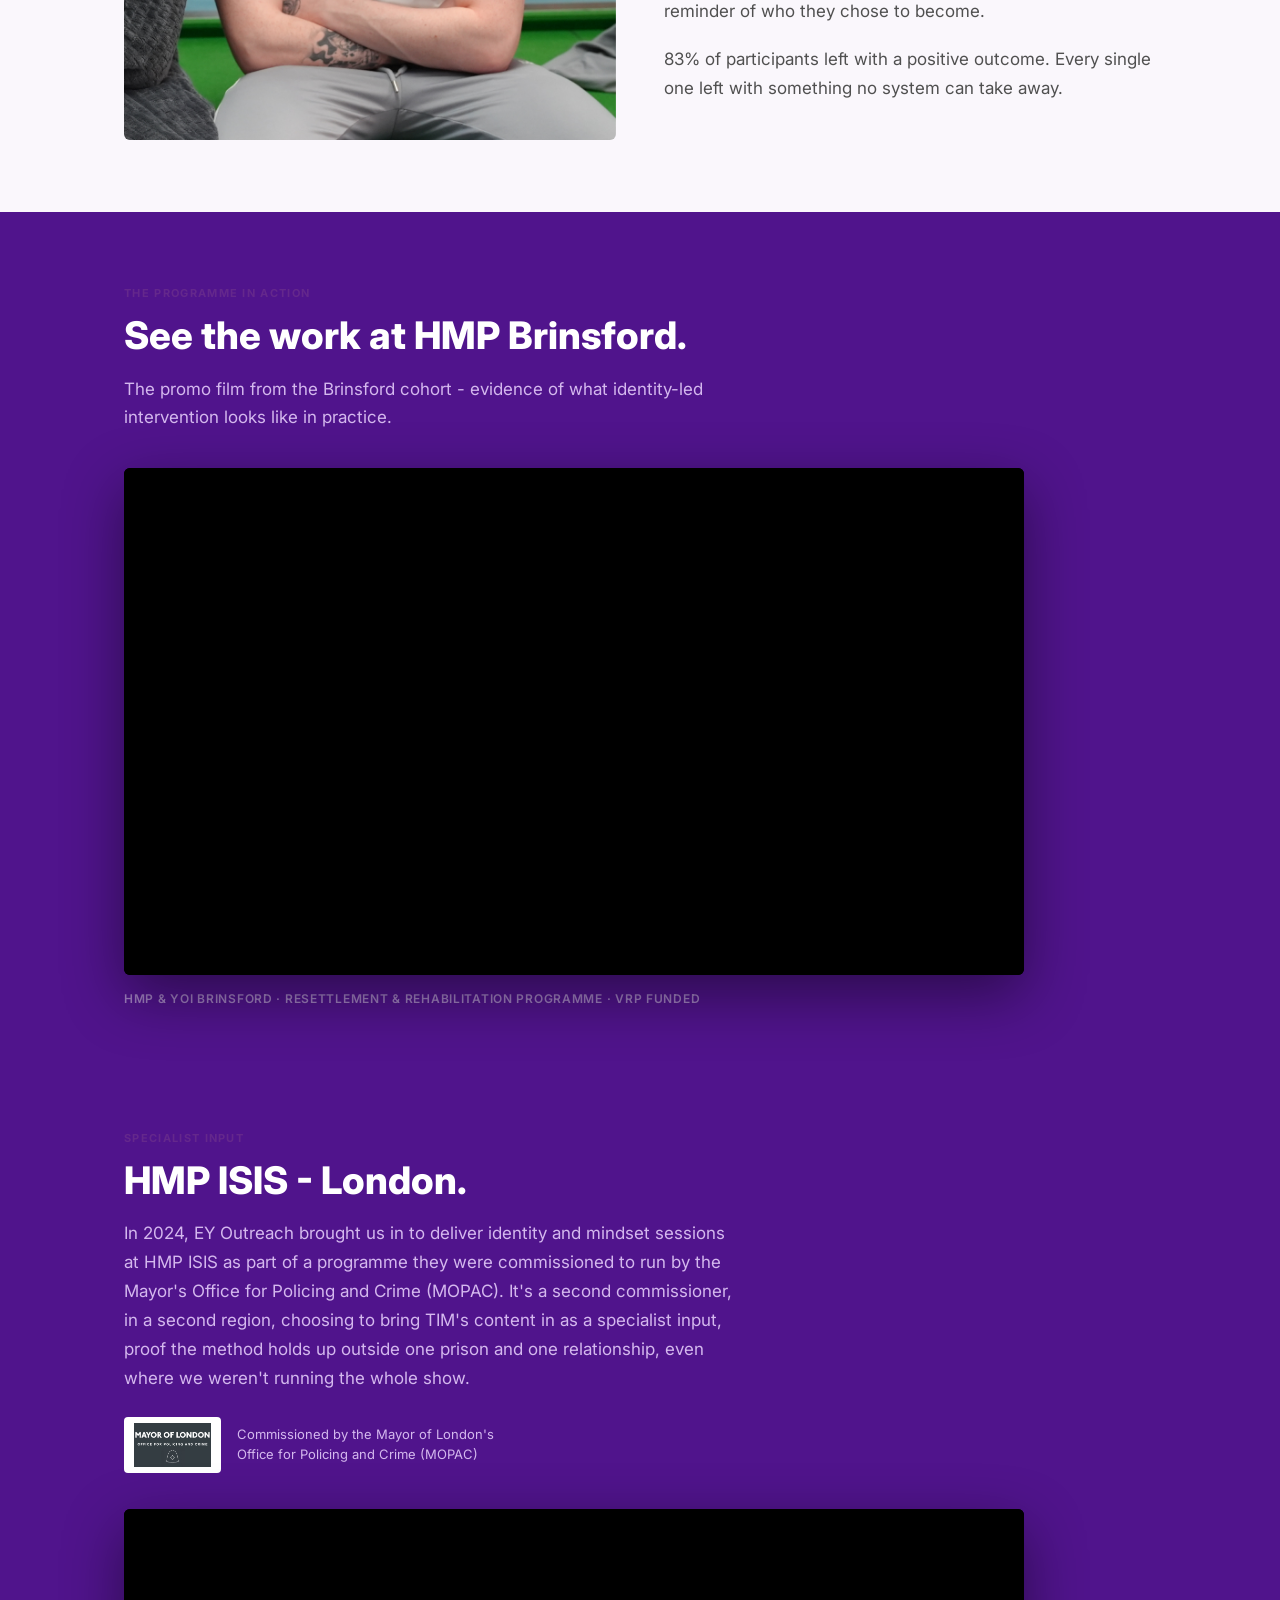
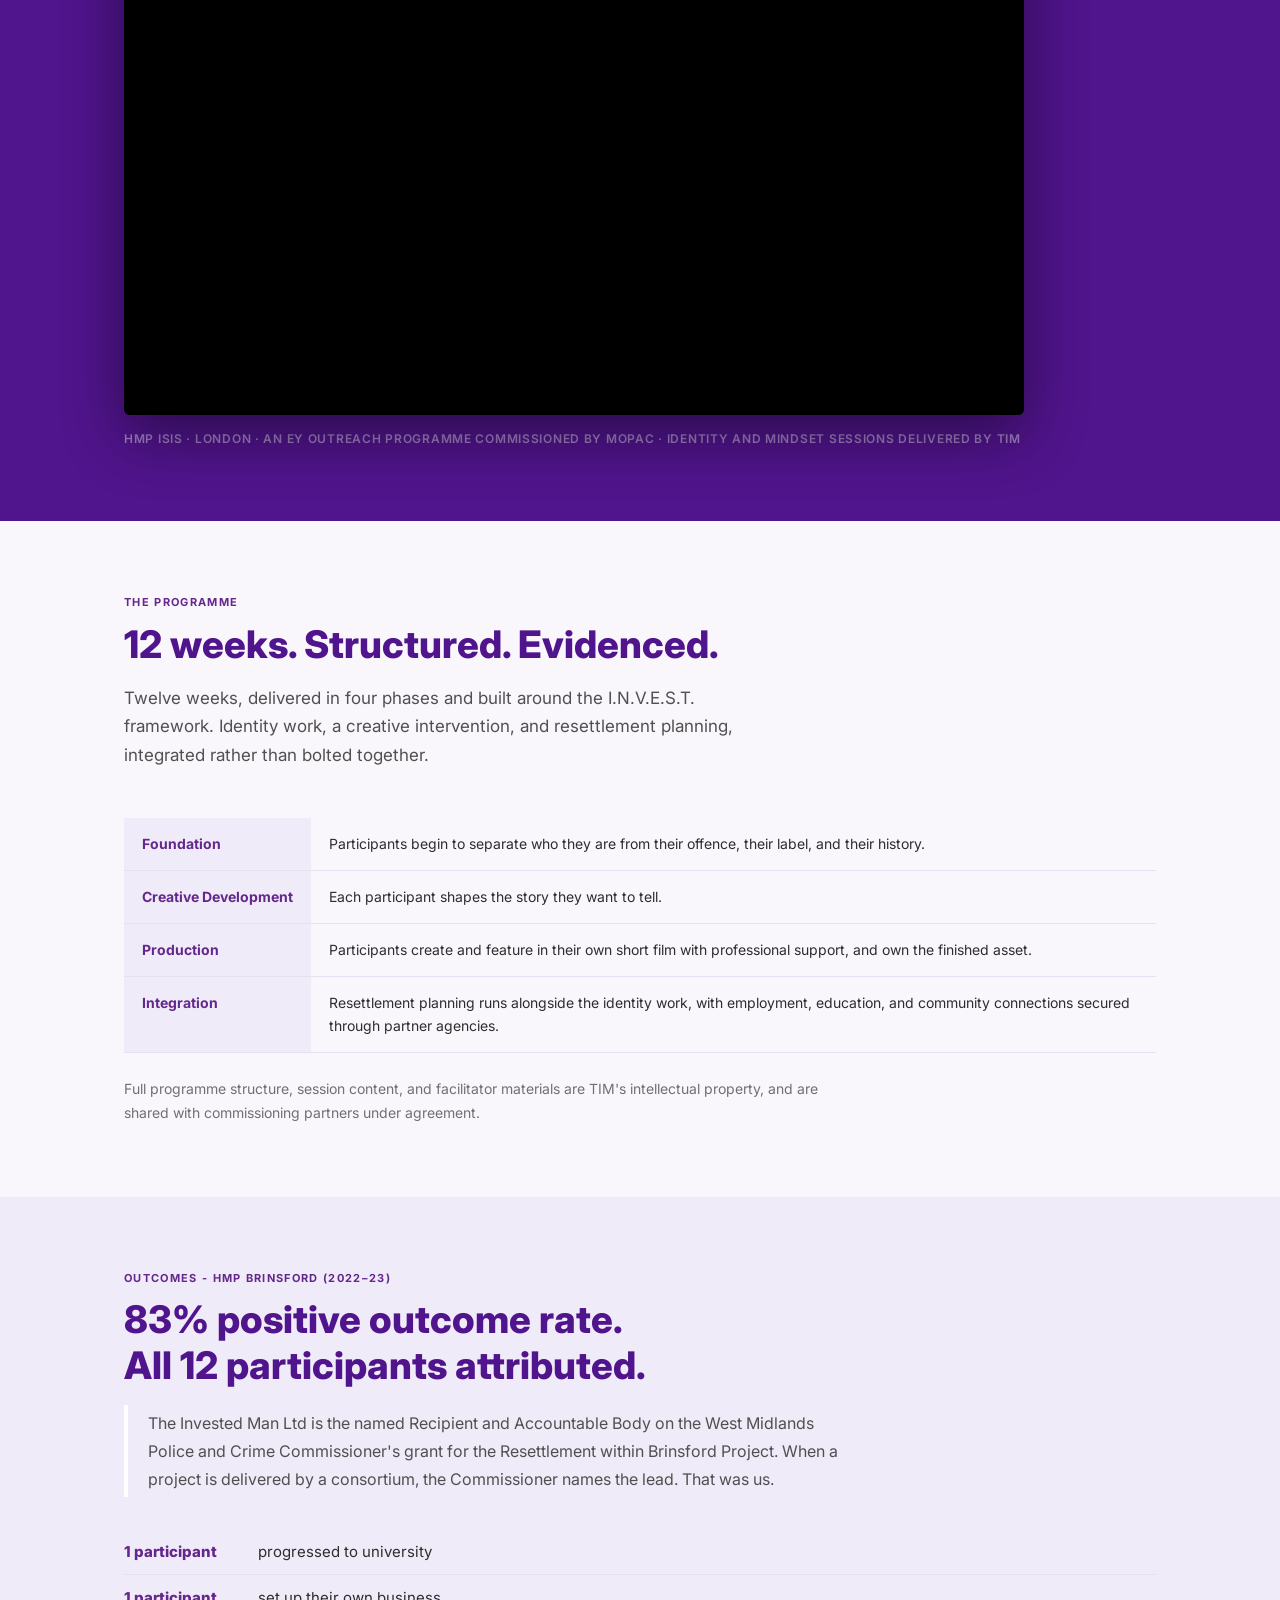
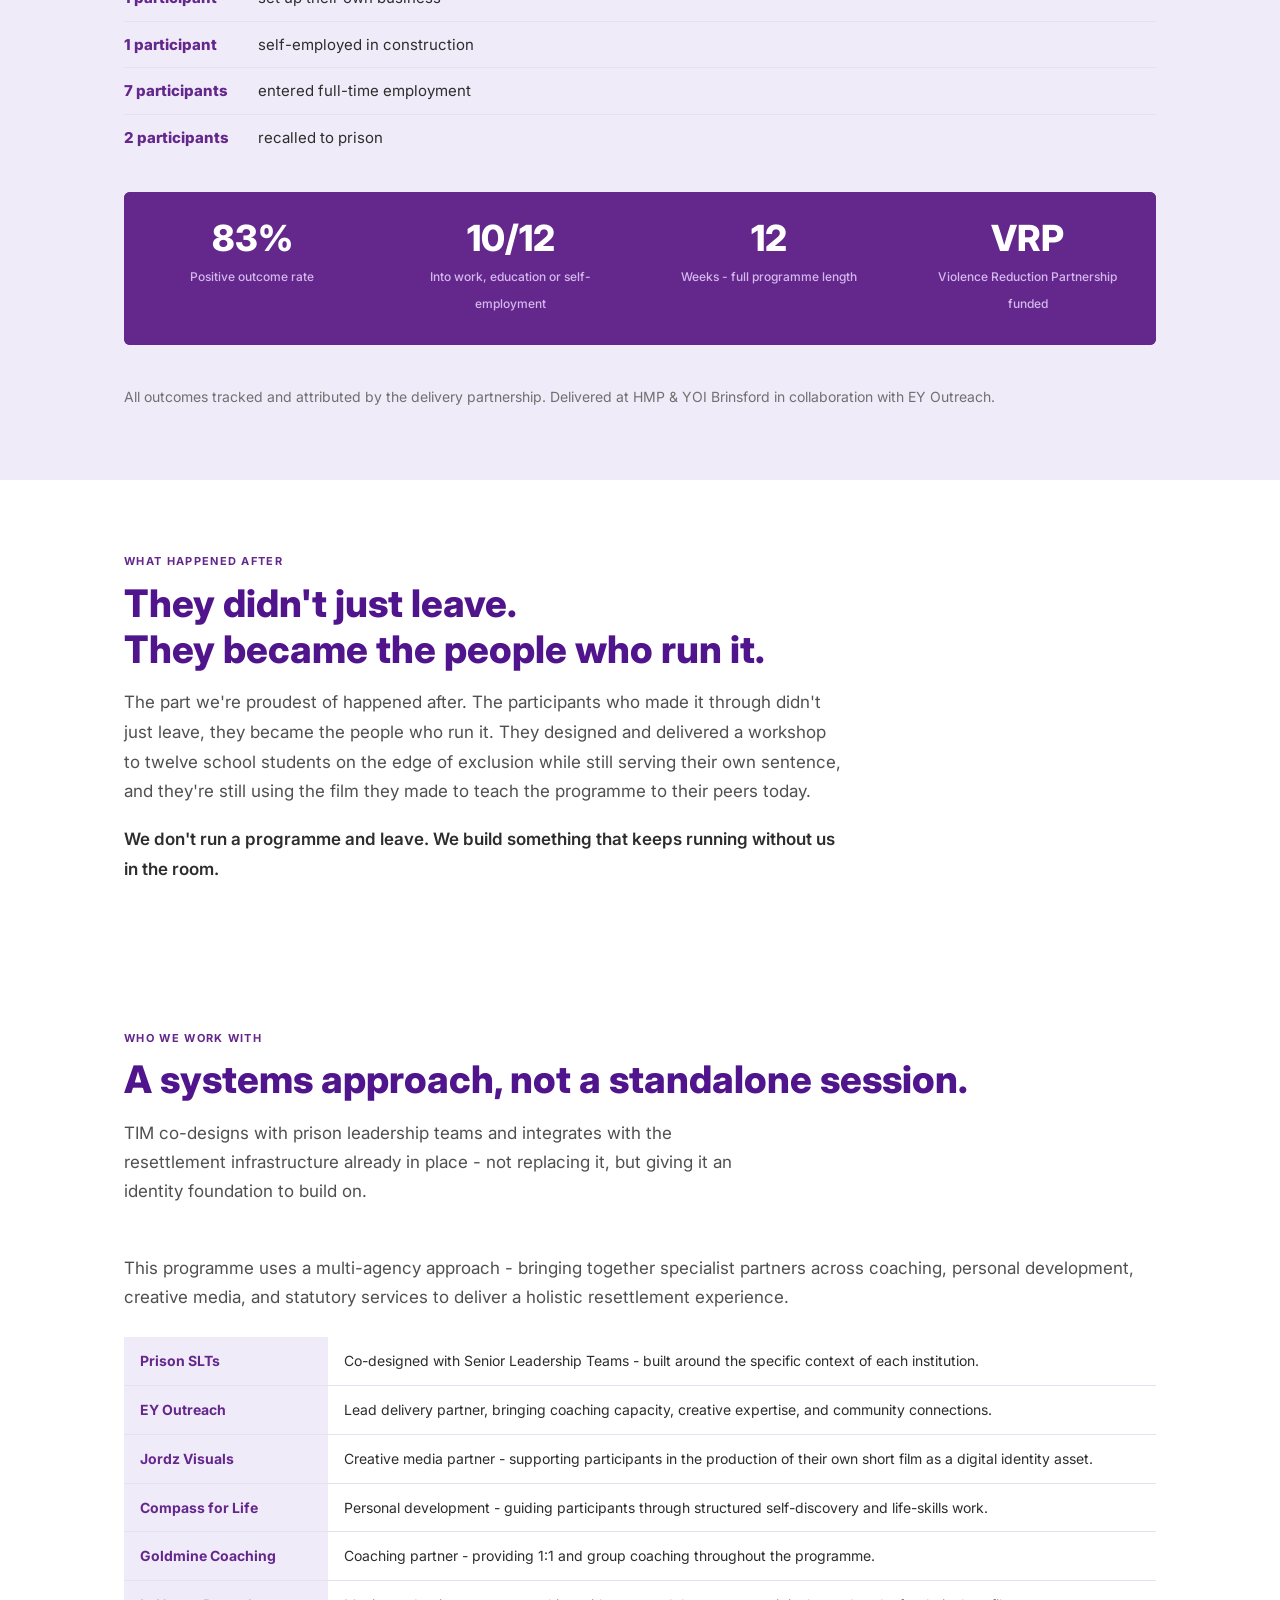
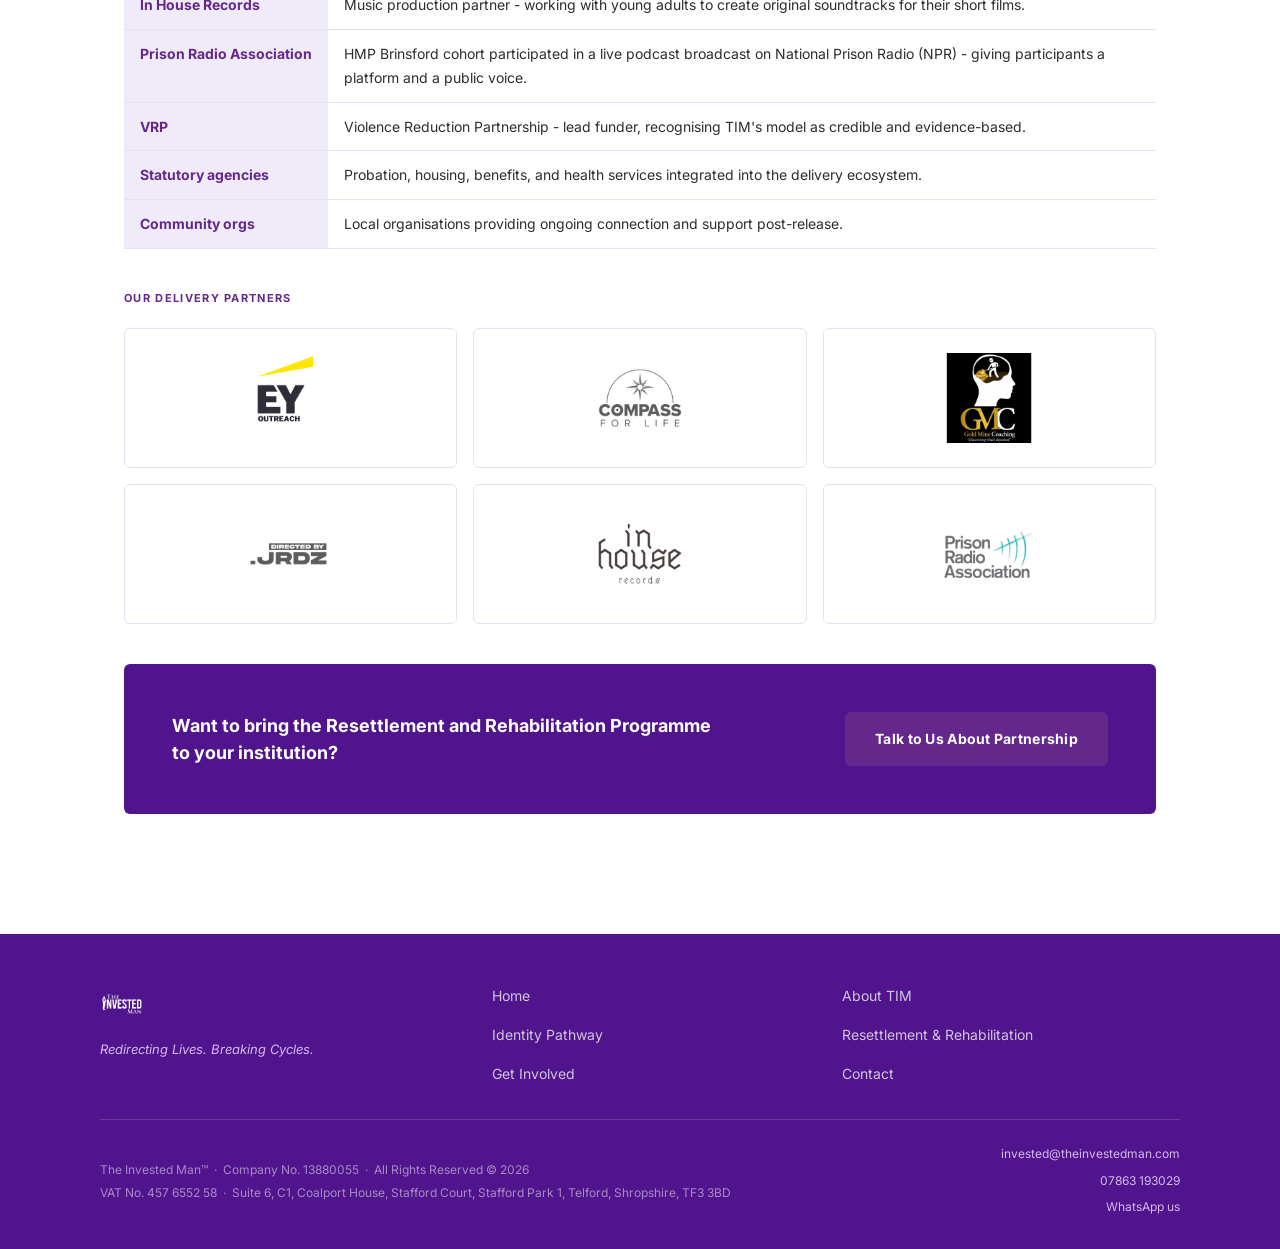
<file: resettlement.html>
<!DOCTYPE html>
<html lang="en">
<head>
  <meta charset="UTF-8">
  <meta name="viewport" content="width=device-width, initial-scale=1.0">
  <title>Resettlement &amp; Rehabilitation - The Invested Man</title>
  <meta name="description" content="A 12-week reintegration programme. 83% positive outcome rate. Young adults create their own short film as a digital asset and a record of a redirected identity.">
  <link rel="preconnect" href="https://fonts.googleapis.com">
  <link href="https://fonts.googleapis.com/css2?family=Inter:wght@400;500;600;700;800&display=swap" rel="stylesheet">
  <link rel="stylesheet" href="css/style.css">
</head>
<body>

<nav class="nav">
  <div class="nav-inner">
    <a class="nav-logo" href="index.html"><img src="assets/images/tim-logo.png" alt="The Invested Man"></a>
    <button class="nav-toggle" aria-label="Open menu"><span></span><span></span><span></span></button>
    <ul class="nav-links">
      <li><a href="index.html">Home</a></li>
      <li><a href="about.html">About</a></li>
      <li><a href="identity-pathway.html">Identity Pathway</a></li>
      <li><a href="resettlement.html">Resettlement</a></li>
      <li><a href="get-involved.html" class="nav-cta">Get Involved</a></li>
    </ul>
  </div>
</nav>

<section class="page-hero">
  <div class="page-hero-inner">
    <span class="hero-label">Reintegration · 12-Week Programme</span>
    <h1>Resettlement &amp;<br>Rehabilitation Programme</h1>
    <p>For young adults inside or leaving prison. Delivered in collaboration with EY Outreach and an ecosystem of statutory and community agencies. The pilot programme at HMP Brinsford was funded by the Violence Reduction Partnership.</p>
  </div>
</section>

<!-- THE DIFFERENTIATOR -->
<section class="section">
  <div class="container">
    <p class="section-label">What Makes This Programme Different</p>
    <div class="two-col-wide">
      <div>
        <h2 class="section-title">Every participant creates their own short film.</h2>
      </div>
      <div>
        <p style="font-size:17px; color:var(--grey); line-height:1.75; margin-bottom:18px;">
          At the heart of this programme is a creative intervention that most programmes would never attempt: each cohort of young adults writes, performs, and produces their own short film together as a group.
        </p>
        <p style="font-size:17px; color:var(--grey); line-height:1.75; margin-bottom:18px;">
          This is not a media exercise. It is an identity exercise. The process of creating their own story forces each participant to answer the question TIM builds everything around: who am I, and who am I becoming?
        </p>
        <p style="font-size:17px; color:var(--grey); line-height:1.75;">
          The finished film is a digital asset that belongs to them - a permanent, tangible record of a redirected identity that no one can take away.
        </p>
      </div>
    </div>
    <div class="conviction" style="margin-top:40px;">
      <p>Resettlement fails when it treats release as a logistics problem. Accommodation, employment, benefits - none of it holds if the person walking out of the gate still identifies as an offender.</p>
      <p>Identity is the intervention that makes everything else hold.</p>
    </div>
  </div>
</section>

<!-- PARTICIPANT PHOTO -->
<section class="section section-light">
  <div class="container">
    <div class="two-col" style="align-items:center; gap:48px;">
      <div>
        <img src="assets/images/participant-rrp.png" alt="Participant from the TIM Resettlement &amp; Rehabilitation Programme at HMP Brinsford" style="border-radius:var(--radius); width:100%; object-fit:cover; max-height:480px;">
      </div>
      <div>
        <p class="section-label">From the Cohort</p>
        <h2 class="section-title">The programme changes how a young man sees himself.</h2>
        <p style="font-size:17px; color:var(--grey); line-height:1.75; margin-bottom:18px;">
          The young men on the Resettlement &amp; Rehabilitation Programme at HMP Brinsford didn't just complete a 12-week course. They created something that belongs to them - a short film, a permanent record of a redirected identity, and a reminder of who they chose to become.
        </p>
        <p style="font-size:17px; color:var(--grey); line-height:1.75;">
          83% of participants left with a positive outcome. Every single one left with something no system can take away.
        </p>
      </div>
    </div>
  </div>
</section>

<!-- VIDEO - HMP BRINSFORD -->
<section class="section section-video-bg">
  <div class="container">
    <p class="section-label">The Programme in Action</p>
    <h2 class="section-title" style="color:var(--white);">See the work at HMP Brinsford.</h2>
    <p style="font-size:17px; color:var(--light-lilac); max-width:620px; margin-bottom:36px; line-height:1.7;">The promo film from the Brinsford cohort - evidence of what identity-led intervention looks like in practice.</p>
    <div class="video-wrapper">
      <iframe
        src="https://www.youtube.com/embed/lTHB6U_7SM4?rel=0&modestbranding=1&color=white"
        title="TIM Promo - HMP Brinsford Resettlement Programme"
        frameborder="0"
        allow="accelerometer; autoplay; clipboard-write; encrypted-media; gyroscope; picture-in-picture; web-share"
        allowfullscreen>
      </iframe>
    </div>
    <p class="video-caption">HMP &amp; YOI Brinsford · Resettlement &amp; Rehabilitation Programme · VRP Funded</p>
  </div>
</section>

<!-- VIDEO - HMP ISIS -->
<section class="section section-video-bg" style="padding-top:0;">
  <div class="container" style="padding-top:48px;">
    <p class="section-label">Specialist Input</p>
    <h2 class="section-title" style="color:var(--white);">HMP ISIS - London.</h2>
    <p style="font-size:17px; color:var(--light-lilac); max-width:620px; margin-bottom:24px; line-height:1.7;">In 2024, EY Outreach brought us in to deliver identity and mindset sessions at HMP ISIS as part of a programme they were commissioned to run by the Mayor's Office for Policing and Crime (MOPAC). It's a second commissioner, in a second region, choosing to bring TIM's content in as a specialist input, proof the method holds up outside one prison and one relationship, even where we weren't running the whole show.</p>
    <div style="display:flex; align-items:center; gap:16px; margin-bottom:36px;">
      <img src="assets/images/MOPAC.jpg" alt="Mayor of London's Office for Policing and Crime - MOPAC" style="height:56px; width:auto; border-radius:4px; background:#fff; padding:6px 10px;">
      <p style="font-size:13px; color:var(--light-lilac); line-height:1.5;">Commissioned by the Mayor of London's<br>Office for Policing and Crime (MOPAC)</p>
    </div>
    <div class="video-wrapper">
      <iframe
        src="https://www.youtube.com/embed/IkkWysn2U5A?rel=0&modestbranding=1&color=white"
        title="TIM Promo - HMP ISIS Resettlement Programme"
        frameborder="0"
        allow="accelerometer; autoplay; clipboard-write; encrypted-media; gyroscope; picture-in-picture; web-share"
        allowfullscreen>
      </iframe>
    </div>
    <p class="video-caption">HMP ISIS · London · An EY Outreach programme commissioned by MOPAC · Identity and mindset sessions delivered by TIM</p>
  </div>
</section>

<!-- 12 WEEK PROGRAMME -->
<section class="section section-light">
  <div class="container">
    <p class="section-label">The Programme</p>
    <h2 class="section-title">12 weeks. Structured. Evidenced.</h2>
    <p class="section-intro">Twelve weeks, delivered in four phases and built around the I.N.V.E.S.T. framework. Identity work, a creative intervention, and resettlement planning, integrated rather than bolted together.</p>
    <table class="week-table">
      <tr>
        <td><strong>Foundation</strong></td>
        <td>Participants begin to separate who they are from their offence, their label, and their history.</td>
      </tr>
      <tr>
        <td><strong>Creative Development</strong></td>
        <td>Each participant shapes the story they want to tell.</td>
      </tr>
      <tr>
        <td><strong>Production</strong></td>
        <td>Participants create and feature in their own short film with professional support, and own the finished asset.</td>
      </tr>
      <tr>
        <td><strong>Integration</strong></td>
        <td>Resettlement planning runs alongside the identity work, with employment, education, and community connections secured through partner agencies.</td>
      </tr>
    </table>
    <p style="font-size:14px; color:var(--mid-grey); margin-top:20px; max-width:720px; line-height:1.7;">
      Full programme structure, session content, and facilitator materials are TIM's intellectual property, and are shared with commissioning partners under agreement.
    </p>
  </div>
</section>

<!-- OUTCOMES -->
<section class="section section-purple">
  <div class="container">
    <p class="section-label">Outcomes - HMP Brinsford (2022–23)</p>
    <h2 class="section-title">83% positive outcome rate.<br>All 12 participants attributed.</h2>
    <div style="border-left:4px solid var(--white); padding:4px 0 4px 20px; margin-bottom:32px; max-width:720px;">
      <p style="font-size:16px; color:var(--grey); line-height:1.75;">
        The Invested Man Ltd is the named Recipient and Accountable Body on the West Midlands Police and Crime Commissioner's grant for the Resettlement within Brinsford Project. When a project is delivered by a consortium, the Commissioner names the lead. That was us.
      </p>
    </div>
    <ul class="outcomes-list">
      <li><span class="outcome-stat">1 participant</span><span class="outcome-detail">progressed to university</span></li>
      <li><span class="outcome-stat">1 participant</span><span class="outcome-detail">set up their own business</span></li>
      <li><span class="outcome-stat">1 participant</span><span class="outcome-detail">self-employed in construction</span></li>
      <li><span class="outcome-stat">7 participants</span><span class="outcome-detail">entered full-time employment</span></li>
      <li><span class="outcome-stat">2 participants</span><span class="outcome-detail">recalled to prison</span></li>
    </ul>
    <div class="stat-strip stat-strip-4" style="margin-top:32px;">
      <div class="stat-item"><span class="stat-num">83%</span><span class="stat-label">Positive outcome rate</span></div>
      <div class="stat-item"><span class="stat-num">10/12</span><span class="stat-label">Into work, education or self-employment</span></div>
      <div class="stat-item"><span class="stat-num">12</span><span class="stat-label">Weeks - full programme length</span></div>
      <div class="stat-item"><span class="stat-num">VRP</span><span class="stat-label">Violence Reduction Partnership funded</span></div>
    </div>
    <p style="font-size:14px; color:var(--mid-grey); margin-top:16px;">All outcomes tracked and attributed by the delivery partnership. Delivered at HMP &amp; YOI Brinsford in collaboration with EY Outreach.</p>
  </div>
</section>

<!-- WHAT HAPPENED AFTER -->
<section class="section">
  <div class="container">
    <p class="section-label">What Happened After</p>
    <h2 class="section-title">They didn't just leave.<br>They became the people who run it.</h2>
    <div style="max-width:720px;">
      <p style="font-size:17px; color:var(--grey); line-height:1.75; margin-bottom:18px;">
        The part we're proudest of happened after. The participants who made it through didn't just leave, they became the people who run it. They designed and delivered a workshop to twelve school students on the edge of exclusion while still serving their own sentence, and they're still using the film they made to teach the programme to their peers today.
      </p>
      <p style="font-size:17px; color:var(--dark); line-height:1.75; font-weight:600;">
        We don't run a programme and leave. We build something that keeps running without us in the room.
      </p>
    </div>
  </div>
</section>

<!-- WHO WE WORK WITH -->
<section class="section">
  <div class="container">
    <p class="section-label">Who We Work With</p>
    <h2 class="section-title">A systems approach, not a standalone session.</h2>
    <p class="section-intro">TIM co-designs with prison leadership teams and integrates with the resettlement infrastructure already in place - not replacing it, but giving it an identity foundation to build on.</p>
    <p style="font-size:17px; color:var(--grey); line-height:1.75; margin-bottom:24px;">This programme uses a multi-agency approach - bringing together specialist partners across coaching, personal development, creative media, and statutory services to deliver a holistic resettlement experience.</p>
    <table class="detail-table">
      <tr><td>Prison SLTs</td><td>Co-designed with Senior Leadership Teams - built around the specific context of each institution.</td></tr>
      <tr><td>EY Outreach</td><td>Lead delivery partner, bringing coaching capacity, creative expertise, and community connections.</td></tr>
      <tr><td>Jordz Visuals</td><td>Creative media partner - supporting participants in the production of their own short film as a digital identity asset.</td></tr>
      <tr><td>Compass for Life</td><td>Personal development - guiding participants through structured self-discovery and life-skills work.</td></tr>
      <tr><td>Goldmine Coaching</td><td>Coaching partner - providing 1:1 and group coaching throughout the programme.</td></tr>
      <tr><td>In House Records</td><td>Music production partner - working with young adults to create original soundtracks for their short films.</td></tr>
      <tr><td>Prison Radio Association</td><td>HMP Brinsford cohort participated in a live podcast broadcast on National Prison Radio (NPR) - giving participants a platform and a public voice.</td></tr>
      <tr><td>VRP</td><td>Violence Reduction Partnership - lead funder, recognising TIM's model as credible and evidence-based.</td></tr>
      <tr><td>Statutory agencies</td><td>Probation, housing, benefits, and health services integrated into the delivery ecosystem.</td></tr>
      <tr><td>Community orgs</td><td>Local organisations providing ongoing connection and support post-release.</td></tr>
    </table>

    <!-- PARTNER LOGOS -->
    <div style="margin:40px 0 0;">
      <p class="section-label" style="margin-bottom:20px;">Our Delivery Partners</p>
      <div class="partner-logos-grid">
        <div class="partner-logo-tile"><img src="assets/images/eyo-logo.png" alt="EY Outreach"></div>
        <div class="partner-logo-tile"><img src="assets/images/cfl-logo.png" alt="Compass for Life"></div>
        <div class="partner-logo-tile"><img src="assets/images/gmc-logo.png" alt="Goldmine Coaching"></div>
        <div class="partner-logo-tile"><img src="assets/images/jordz-logo.png" alt="Jordz Visuals"></div>
        <div class="partner-logo-tile"><img src="assets/images/in-house-logo.png" alt="In House Records"></div>
        <div class="partner-logo-tile"><img src="assets/images/pra-logo.png" alt="Prison Radio Association"></div>
      </div>
    </div>

    <div class="cta-block" style="margin-top:40px;">
      <p>Want to bring the Resettlement and Rehabilitation Programme to your institution?</p>
      <a href="get-involved.html" class="btn btn-primary">Talk to Us About Partnership</a>
    </div>
  </div>
</section>

<footer class="footer">
  <div class="footer-inner">
    <div class="footer-top">
      <div class="footer-logo">
        <img src="assets/images/tim-white-logo.png" alt="The Invested Man">
        <p class="footer-tagline">Redirecting Lives. Breaking Cycles.</p>
      </div>
      <ul class="footer-links">
        <li><a href="index.html">Home</a></li>
        <li><a href="about.html">About TIM</a></li>
        <li><a href="identity-pathway.html">Identity Pathway</a></li>
        <li><a href="resettlement.html">Resettlement &amp; Rehabilitation</a></li>
        <li><a href="get-involved.html">Get Involved</a></li>
        <li><a href="mailto:invested@theinvestedman.com">Contact</a></li>
      </ul>
    </div>
    <div class="footer-bottom">
      <div>
        <p>The Invested Man&trade; &nbsp;&middot;&nbsp; Company No. 13880055 &nbsp;&middot;&nbsp; All Rights Reserved &copy; 2026</p>
        <p style="margin-top:4px;">VAT No. 457 6552 58 &nbsp;&middot;&nbsp; Suite 6, C1, Coalport House, Stafford Court, Stafford Park 1, Telford, Shropshire, TF3 3BD</p>
      </div>
      <div style="display:flex; flex-direction:column; align-items:flex-end; gap:6px;">
        <a href="mailto:invested@theinvestedman.com">invested@theinvestedman.com</a>
        <a href="tel:07863193029" style="color:var(--light-lilac); font-size:12px;">07863 193029</a>
        <a href="https://wa.me/447863193029" style="color:var(--light-lilac); font-size:12px;">WhatsApp us</a>
      </div>
    </div>
  </div>
</footer>
<script src="js/main.js"></script>
</body>
</html>
</file>
<file: css/style.css>
/* ============================================================
   THE INVESTED MAN — Main Stylesheet
   Brand: Purple #64288C | Dark Purple #50148C | Grey #505050
   ============================================================ */

:root {
  --purple:       #64288C;
  --dark-purple:  #50148C;
  --grey:         #505050;
  --charcoal:     #2D2D2D;
  --mid-grey:     #707070;
  --light-bg:     #F0EBF8;
  --pale-bg:      #FAF7FC;
  --light-lilac:  #D4B8EE;
  --white:        #FFFFFF;
  --max-width:    1080px;
  --radius:       6px;
}

*, *::before, *::after { box-sizing: border-box; margin: 0; padding: 0; }

html { scroll-behavior: smooth; }

body {
  font-family: 'Inter', sans-serif;
  font-size: 16px;
  color: var(--charcoal);
  background: var(--white);
  line-height: 1.7;
}

img { max-width: 100%; display: block; }
a   { color: var(--purple); text-decoration: none; }
a:hover { text-decoration: underline; }

.container {
  max-width: var(--max-width);
  margin: 0 auto;
  padding: 0 24px;
}

/* ── NAVIGATION ─────────────────────────────────────────────── */
.nav {
  position: sticky;
  top: 0;
  z-index: 100;
  background: var(--white);
  border-bottom: 3px solid var(--purple);
  box-shadow: 0 2px 12px rgba(100,40,140,0.08);
}

.nav-inner {
  display: flex;
  align-items: center;
  justify-content: space-between;
  padding: 14px 24px;
  max-width: var(--max-width);
  margin: 0 auto;
}

.nav-logo img  { height: 48px; width: auto; }

.nav-links {
  display: flex;
  gap: 32px;
  list-style: none;
}

.nav-links a {
  font-size: 14px;
  font-weight: 600;
  color: var(--grey);
  letter-spacing: 0.02em;
  transition: color 0.2s;
}

.nav-links a:hover,
.nav-links a.active { color: var(--purple); text-decoration: none; }

.nav-cta {
  background: var(--purple);
  color: var(--white) !important;
  padding: 8px 20px;
  border-radius: var(--radius);
  transition: background 0.2s !important;
}
.nav-cta:hover { background: var(--dark-purple) !important; }

.nav-toggle {
  display: none;
  background: none;
  border: none;
  cursor: pointer;
  flex-direction: column;
  gap: 5px;
  padding: 4px;
}
.nav-toggle span {
  display: block;
  width: 24px; height: 2px;
  background: var(--purple);
  border-radius: 2px;
  transition: 0.3s;
}

/* ── HERO ───────────────────────────────────────────────────── */
.hero {
  background: var(--dark-purple);
  padding: 96px 24px 80px;
  position: relative;
  overflow: hidden;
}

.hero::before {
  content: '';
  position: absolute;
  top: -60px; right: -60px;
  width: 400px; height: 400px;
  border-radius: 50%;
  background: rgba(100,40,140,0.35);
  pointer-events: none;
}

.hero-inner {
  max-width: var(--max-width);
  margin: 0 auto;
  position: relative;
}

.hero-label {
  display: inline-block;
  font-size: 11px;
  font-weight: 700;
  letter-spacing: 0.12em;
  text-transform: uppercase;
  color: var(--light-lilac);
  margin-bottom: 16px;
}

.hero h1 {
  font-size: clamp(36px, 5vw, 58px);
  font-weight: 800;
  color: var(--white);
  line-height: 1.15;
  max-width: 700px;
  margin-bottom: 24px;
}

.hero-sub {
  font-size: clamp(16px, 2vw, 19px);
  color: var(--light-lilac);
  max-width: 580px;
  margin-bottom: 40px;
  line-height: 1.65;
}

.hero-actions { display: flex; gap: 16px; flex-wrap: wrap; }

/* ── BUTTONS ────────────────────────────────────────────────── */
.btn {
  display: inline-block;
  padding: 13px 28px;
  border-radius: var(--radius);
  font-weight: 700;
  font-size: 14px;
  letter-spacing: 0.02em;
  transition: all 0.2s;
  cursor: pointer;
  border: 2px solid transparent;
  text-decoration: none !important;
}

.btn-primary {
  background: var(--purple);
  color: var(--white);
  border-color: var(--purple);
}
.btn-primary:hover { background: var(--dark-purple); border-color: var(--dark-purple); }

.btn-outline {
  background: transparent;
  color: var(--white);
  border-color: rgba(255,255,255,0.5);
}
.btn-outline:hover { border-color: var(--white); background: rgba(255,255,255,0.08); }

.btn-outline-purple {
  background: transparent;
  color: var(--purple);
  border-color: var(--purple);
}
.btn-outline-purple:hover { background: var(--purple); color: var(--white); }

/* ── SECTIONS ───────────────────────────────────────────────── */
.section { padding: 72px 24px; }
.section-light  { background: var(--pale-bg); }
.section-purple { background: var(--light-bg); }

.section-label {
  font-size: 11px;
  font-weight: 700;
  letter-spacing: 0.12em;
  text-transform: uppercase;
  color: var(--purple);
  margin-bottom: 10px;
}

.section-title {
  font-size: clamp(26px, 3.5vw, 38px);
  font-weight: 800;
  color: var(--dark-purple);
  line-height: 1.2;
  margin-bottom: 16px;
}

.section-intro {
  font-size: 17px;
  color: var(--grey);
  max-width: 640px;
  margin-bottom: 48px;
  line-height: 1.7;
}

/* ── CONVICTION BLOCK ───────────────────────────────────────── */
.conviction {
  background: var(--dark-purple);
  padding: 40px 48px;
  border-radius: var(--radius);
  margin: 40px 0;
}

.conviction p:first-child {
  font-size: 18px;
  font-weight: 700;
  color: var(--white);
  line-height: 1.6;
  margin-bottom: 12px;
}

.conviction p:last-child {
  font-size: 16px;
  font-style: italic;
  color: var(--light-lilac);
}

/* ── STAT STRIP ─────────────────────────────────────────────── */
.stat-strip {
  display: grid;
  gap: 2px;
  background: var(--purple);
  border-radius: var(--radius);
  overflow: hidden;
  margin: 40px 0;
}

.stat-strip-4 { grid-template-columns: repeat(4,1fr); }
.stat-strip-3 { grid-template-columns: repeat(3,1fr); }

.stat-item {
  background: var(--purple);
  padding: 28px 20px;
  text-align: center;
}

.stat-num {
  display: block;
  font-size: 36px;
  font-weight: 800;
  color: var(--white);
  line-height: 1;
  margin-bottom: 6px;
}

.stat-label {
  font-size: 12px;
  font-weight: 500;
  color: var(--light-lilac);
  line-height: 1.4;
}

/* ── PROGRAMME CARDS ────────────────────────────────────────── */
.cards-grid {
  display: grid;
  grid-template-columns: 1fr 1fr;
  gap: 24px;
  margin: 40px 0;
}

.card {
  border-radius: var(--radius);
  overflow: hidden;
  display: flex;
  flex-direction: column;
}

.card-header {
  padding: 28px 28px 20px;
  background: var(--purple);
}

.card-header.dark { background: var(--dark-purple); }

.card-tag {
  font-size: 10px;
  font-weight: 700;
  letter-spacing: 0.12em;
  text-transform: uppercase;
  color: var(--light-lilac);
  margin-bottom: 8px;
}

.card-header h3 {
  font-size: 22px;
  font-weight: 800;
  color: var(--white);
  line-height: 1.2;
  margin-bottom: 6px;
}

.card-header p {
  font-size: 13px;
  font-style: italic;
  color: var(--light-lilac);
}

.card-body {
  padding: 24px 28px;
  background: var(--white);
  border: 1px solid var(--light-bg);
  border-top: none;
  flex: 1;
}

.card-body p { font-size: 15px; color: var(--grey); line-height: 1.7; margin-bottom: 20px; }

.card-link {
  font-size: 13px;
  font-weight: 700;
  color: var(--purple);
  letter-spacing: 0.02em;
}
.card-link:hover { text-decoration: underline; }

/* ── STEPS ──────────────────────────────────────────────────── */
.steps { display: flex; flex-direction: column; gap: 24px; margin: 32px 0; }

.step {
  display: grid;
  grid-template-columns: 48px 1fr;
  gap: 20px;
  align-items: start;
}

.step-num {
  width: 48px; height: 48px;
  background: var(--purple);
  color: var(--white);
  border-radius: 50%;
  display: flex; align-items: center; justify-content: center;
  font-size: 18px; font-weight: 800;
  flex-shrink: 0;
}

.step-content h4 {
  font-size: 17px;
  font-weight: 700;
  color: var(--dark-purple);
  margin-bottom: 6px;
}

.step-content p { font-size: 15px; color: var(--grey); line-height: 1.7; }

/* ── TWO COLUMN ─────────────────────────────────────────────── */
.two-col {
  display: grid;
  grid-template-columns: 1fr 1fr;
  gap: 56px;
  align-items: start;
}

.two-col-wide {
  display: grid;
  grid-template-columns: 2fr 3fr;
  gap: 56px;
  align-items: start;
}

/* ── DETAIL TABLE ───────────────────────────────────────────── */
.detail-table { width: 100%; border-collapse: collapse; margin: 24px 0; }

.detail-table td {
  padding: 12px 16px;
  font-size: 14px;
  border-bottom: 1px solid #E8E0F0;
  vertical-align: top;
}

.detail-table td:first-child {
  font-weight: 700;
  color: var(--purple);
  white-space: nowrap;
  width: 160px;
  background: var(--light-bg);
}

.detail-table td:last-child { color: var(--charcoal); }

/* ── OUTCOMES LIST ──────────────────────────────────────────── */
.outcomes-list { list-style: none; margin: 24px 0; }

.outcomes-list li {
  display: flex;
  align-items: baseline;
  gap: 14px;
  padding: 10px 0;
  border-bottom: 1px solid #E8E0F0;
  font-size: 15px;
}

.outcomes-list li:last-child { border-bottom: none; }

.outcome-stat {
  font-weight: 800;
  color: var(--purple);
  min-width: 120px;
  font-size: 15px;
}

.outcome-detail { color: var(--charcoal); }

/* ── WEEK TABLE ─────────────────────────────────────────────── */
.week-table { width: 100%; border-collapse: collapse; margin: 24px 0; }

.week-table td {
  padding: 14px 18px;
  font-size: 14px;
  border-bottom: 1px solid #E8E0F0;
  vertical-align: top;
}

.week-table td:first-child {
  font-weight: 700;
  color: var(--purple);
  white-space: nowrap;
  width: 140px;
  background: var(--light-bg);
}

/* ── AUDIENCE SECTIONS ──────────────────────────────────────── */
.audience-block {
  margin-bottom: 32px;
  border-left: 4px solid var(--purple);
  padding-left: 24px;
}

.audience-block h3 {
  font-size: 17px;
  font-weight: 700;
  color: var(--dark-purple);
  margin-bottom: 4px;
}

.audience-block .strapline {
  font-size: 15px;
  font-weight: 600;
  color: var(--purple);
  margin-bottom: 8px;
}

.audience-block p { font-size: 15px; color: var(--grey); margin-bottom: 10px; }

.audience-block .cta-arrow {
  font-size: 14px;
  font-weight: 600;
  color: var(--purple);
}

/* ── CTA BLOCK ──────────────────────────────────────────────── */
.cta-block {
  background: var(--dark-purple);
  border-radius: var(--radius);
  padding: 48px;
  display: flex;
  align-items: center;
  justify-content: space-between;
  gap: 32px;
  flex-wrap: wrap;
  margin: 48px 0;
}

.cta-block p {
  font-size: 18px;
  font-weight: 700;
  color: var(--white);
  max-width: 560px;
  line-height: 1.5;
}

/* ── INVEST TABLE ───────────────────────────────────────────── */
.invest-table { width: 100%; border-collapse: collapse; margin: 24px 0; }

.invest-table th {
  background: var(--purple);
  color: var(--white);
  padding: 12px 16px;
  font-size: 13px;
  font-weight: 700;
  text-align: left;
}

.invest-table td {
  padding: 11px 16px;
  font-size: 14px;
  border-bottom: 1px solid #E8E0F0;
  vertical-align: top;
}

.invest-table tr:nth-child(even) td { background: #FAFAFA; }

.invest-table td:first-child {
  font-weight: 700;
  color: var(--purple);
  white-space: nowrap;
  background: var(--light-bg) !important;
}

/* ── PARTNERS LIST ──────────────────────────────────────────── */
.partners-list {
  list-style: none;
  display: grid;
  grid-template-columns: 1fr 1fr;
  gap: 12px;
  margin: 24px 0;
}

.partners-list li {
  display: flex;
  align-items: center;
  gap: 10px;
  font-size: 15px;
  color: var(--charcoal);
}

.partners-list li::before {
  content: '';
  display: block;
  width: 8px; height: 8px;
  border-radius: 50%;
  background: var(--purple);
  flex-shrink: 0;
}

/* ── CONTACT GRID ───────────────────────────────────────────── */
.contact-grid {
  display: grid;
  grid-template-columns: 1fr 1fr;
  gap: 24px;
  margin: 40px 0;
}

.contact-card {
  background: var(--light-bg);
  border-radius: var(--radius);
  padding: 28px;
}

.contact-card .label {
  font-size: 11px;
  font-weight: 700;
  letter-spacing: 0.1em;
  text-transform: uppercase;
  color: var(--purple);
  margin-bottom: 6px;
}

.contact-card p {
  font-size: 16px;
  font-weight: 600;
  color: var(--charcoal);
}

/* ── PAGE HERO (inner pages) ────────────────────────────────── */
.page-hero {
  background: var(--dark-purple);
  padding: 64px 24px 56px;
}

.page-hero-inner {
  max-width: var(--max-width);
  margin: 0 auto;
}

.page-hero .hero-label { color: var(--light-lilac); }

.page-hero h1 {
  font-size: clamp(30px, 4vw, 48px);
  font-weight: 800;
  color: var(--white);
  line-height: 1.15;
  max-width: 640px;
  margin-bottom: 16px;
}

.page-hero p {
  font-size: 18px;
  color: var(--light-lilac);
  max-width: 560px;
  line-height: 1.65;
}

/* ── PARTNER LOGOS GRID ─────────────────────────────────────── */
.partner-logos-grid {
  display: grid;
  grid-template-columns: repeat(3, 1fr);
  gap: 16px;
}

.partner-logo-tile {
  background: var(--white);
  border: 1px solid #E8E0F0;
  border-radius: var(--radius);
  padding: 24px;
  display: flex;
  align-items: center;
  justify-content: center;
  min-height: 120px;
}

.partner-logo-tile img {
  max-height: 90px;
  width: auto;
  max-width: 100%;
  object-fit: contain;
}

@media (max-width: 768px) {
  .partner-logos-grid { grid-template-columns: repeat(2, 1fr); }
}

/* ── VIDEO SECTION ──────────────────────────────────────────── */
.section-video-bg {
  background: var(--dark-purple);
  padding: 72px 24px;
}

.video-wrapper {
  position: relative;
  width: 100%;
  max-width: 900px;
  background: #000;
  border-radius: var(--radius);
  overflow: hidden;
  box-shadow: 0 20px 60px rgba(0,0,0,0.45);
  aspect-ratio: 16 / 9;
}

.video-wrapper video,
.video-wrapper iframe {
  width: 100%;
  height: 100%;
  display: block;
  object-fit: contain;
  background: #000;
  border: none;
}

.video-caption {
  font-size: 12px;
  color: rgba(255,255,255,0.45);
  margin-top: 14px;
  letter-spacing: 0.06em;
  text-transform: uppercase;
  font-weight: 600;
}

/* ── FOOTER ─────────────────────────────────────────────────── */
.footer {
  background: var(--dark-purple);
  padding: 48px 24px 32px;
}

.footer-inner {
  max-width: var(--max-width);
  margin: 0 auto;
}

.footer-top {
  display: grid;
  grid-template-columns: 1fr 2fr;
  gap: 48px;
  padding-bottom: 32px;
  border-bottom: 1px solid rgba(255,255,255,0.15);
  margin-bottom: 24px;
}

.footer-logo img { height: 44px; margin-bottom: 12px; }

.footer-tagline {
  font-size: 13px;
  font-style: italic;
  color: var(--light-lilac);
}

.footer-links {
  display: grid;
  grid-template-columns: 1fr 1fr;
  gap: 12px;
  list-style: none;
}

.footer-links a {
  font-size: 14px;
  color: rgba(255,255,255,0.75);
  transition: color 0.2s;
}
.footer-links a:hover { color: var(--white); text-decoration: none; }

.footer-bottom {
  display: flex;
  justify-content: space-between;
  align-items: center;
  flex-wrap: wrap;
  gap: 12px;
}

.footer-bottom p {
  font-size: 12px;
  color: rgba(255,255,255,0.5);
  line-height: 1.6;
}

.footer-bottom a {
  font-size: 12px;
  color: var(--light-lilac);
}

/* ── RESPONSIVE ─────────────────────────────────────────────── */
@media (max-width: 768px) {
  .nav-links { display: none; }
  .nav-links.open {
    display: flex;
    flex-direction: column;
    position: absolute;
    top: 76px; left: 0; right: 0;
    background: var(--white);
    padding: 16px 24px;
    border-bottom: 2px solid var(--light-bg);
    gap: 16px;
    box-shadow: 0 4px 20px rgba(0,0,0,0.1);
  }
  .nav-toggle { display: flex; }
  .nav-cta { display: none; }

  .cards-grid    { grid-template-columns: 1fr; }
  .two-col       { grid-template-columns: 1fr; gap: 32px; }
  .two-col-wide  { grid-template-columns: 1fr; gap: 32px; }
  .stat-strip-4  { grid-template-columns: repeat(2,1fr); }
  .stat-strip-3  { grid-template-columns: repeat(3,1fr); }
  .partners-list { grid-template-columns: 1fr; }
  .contact-grid  { grid-template-columns: 1fr; }
  .footer-top    { grid-template-columns: 1fr; gap: 24px; }
  .footer-links  { grid-template-columns: 1fr; }
  .footer-bottom { flex-direction: column; align-items: flex-start; }

  .conviction { padding: 28px 24px; }
  .cta-block  { padding: 32px 24px; flex-direction: column; align-items: flex-start; }
  .section    { padding: 48px 24px; }
  .section-video-bg { padding: 48px 24px; }
  .video-wrapper { max-width: 100%; }
}

@media (max-width: 480px) {
  .stat-strip-4 { grid-template-columns: repeat(2,1fr); }
  .hero-actions { flex-direction: column; }
  .btn { width: 100%; text-align: center; }
}

/* THREE PILLARS */
.pillar-card {
  background: var(--white);
  border: 1px solid #E8E0F0;
  border-top: 4px solid var(--purple);
  border-radius: var(--radius);
  padding: 32px 28px;
}
.pillar-num {
  font-size: 13px;
  font-weight: 700;
  color: var(--purple);
  letter-spacing: 0.08em;
  margin-bottom: 12px;
}
.pillar-title {
  font-size: 24px;
  font-weight: 800;
  color: var(--dark);
  margin-bottom: 6px;
}
.pillar-sub {
  font-size: 14px;
  font-weight: 600;
  color: var(--purple);
  margin-bottom: 16px;
  font-style: italic;
}
.pillar-body {
  font-size: 15px;
  color: var(--grey);
  line-height: 1.75;
  margin-bottom: 16px;
}
.pillar-conviction {
  font-size: 15px;
  font-weight: 600;
  color: var(--dark);
  font-style: italic;
  border-left: 3px solid var(--purple);
  padding-left: 14px;
  margin-top: 16px;
}

/* PILLAR LOGO SLOT */
.pillar-logo-slot {
  display: flex;
  align-items: center;
  justify-content: center;
  padding: 32px 28px;
}
.pillar-logo-slot img {
  width: 75%;
  max-width: 280px;
  height: auto;
  object-fit: contain;
}
</file>
